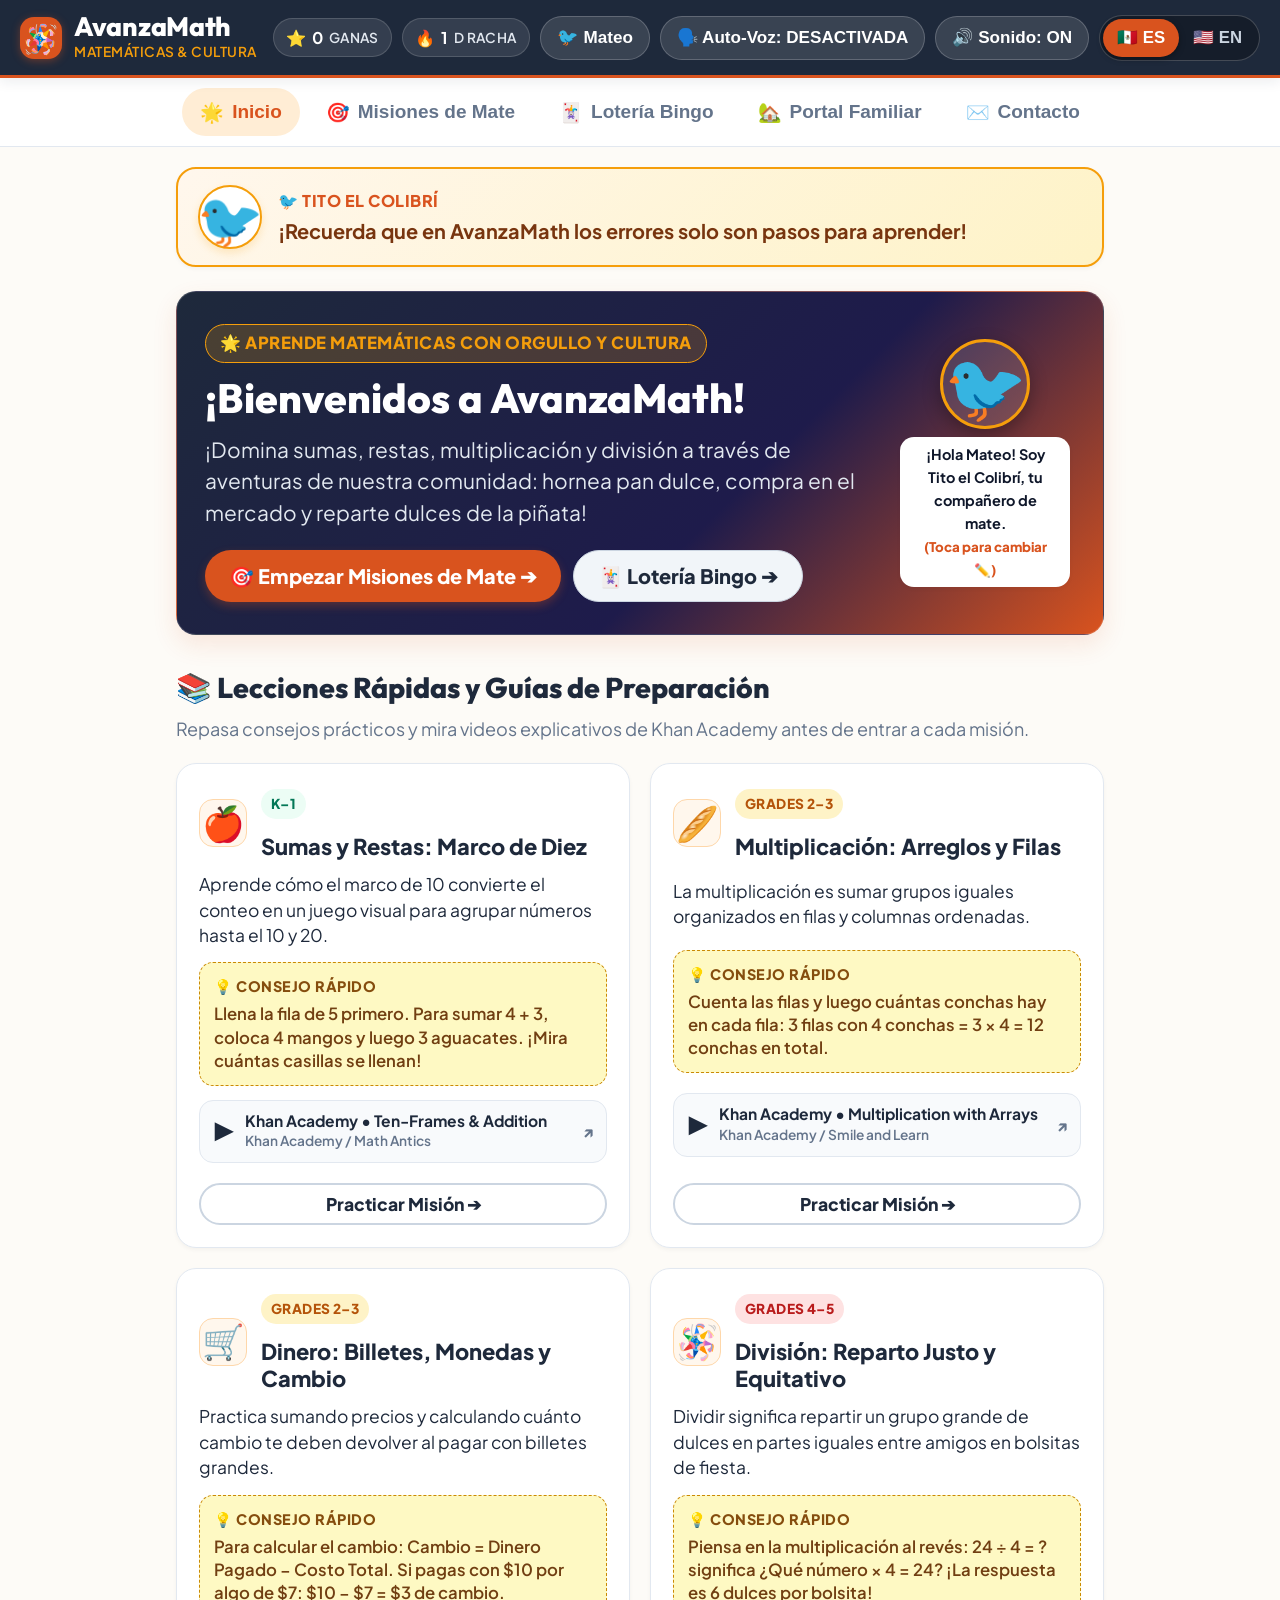
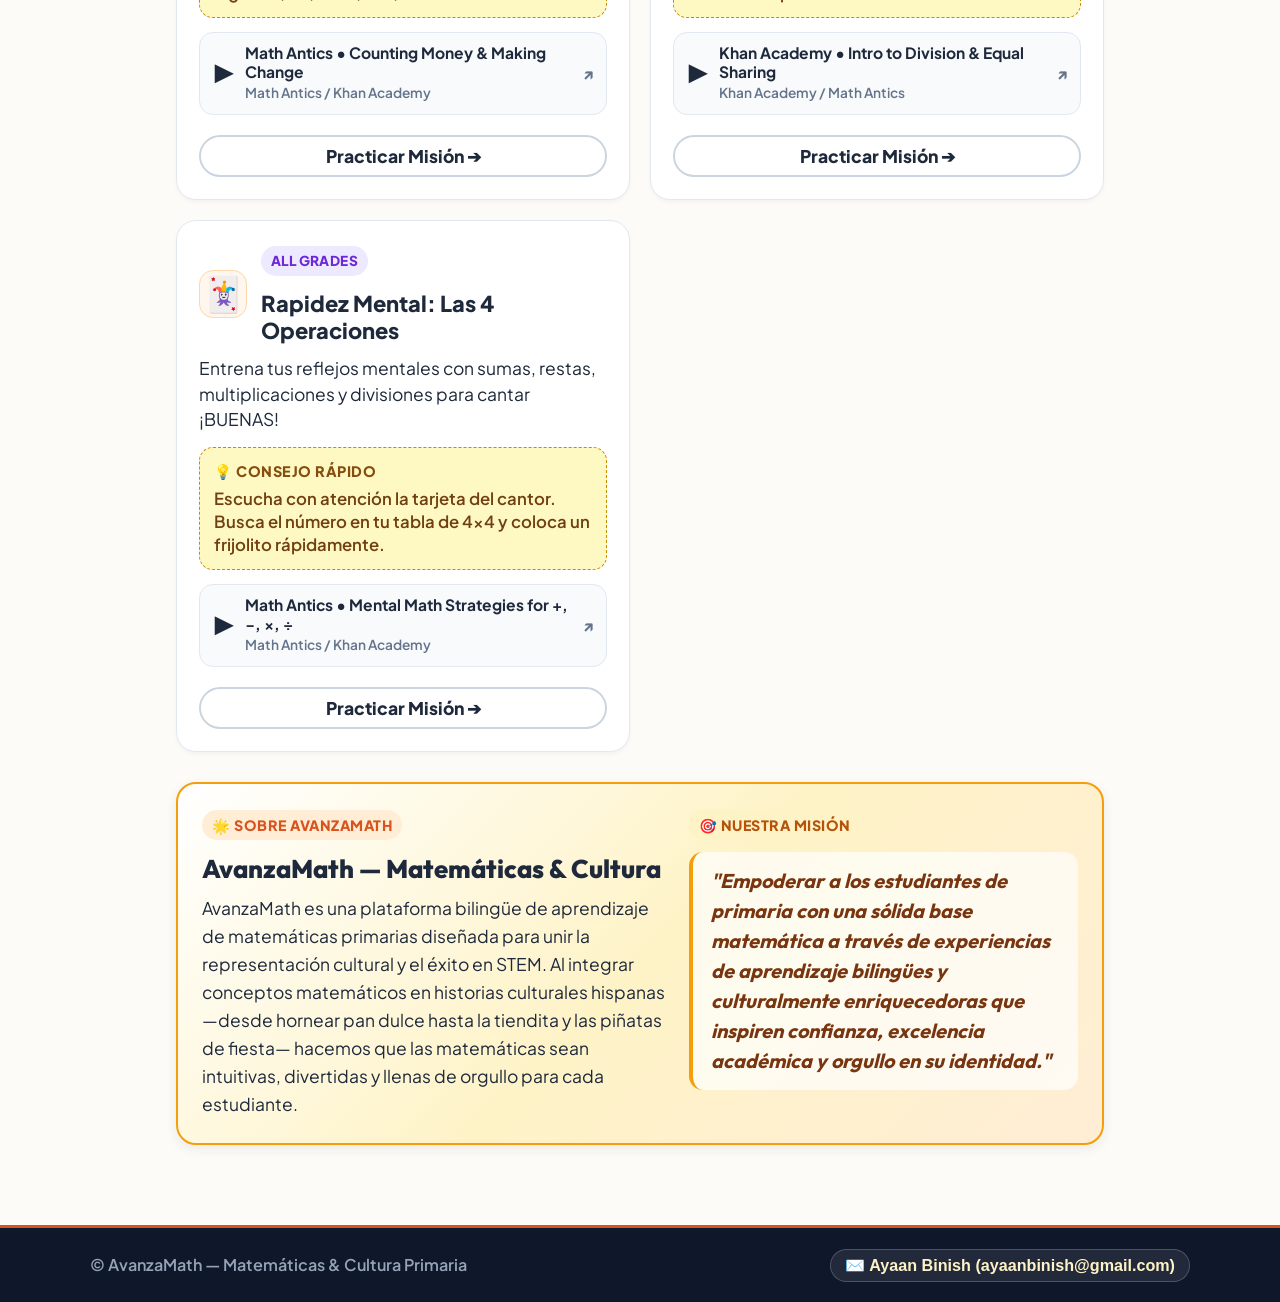
<file: index.html>
<!DOCTYPE html>
<html lang="es">
<head>
  <meta charset="UTF-8">
  <meta name="viewport" content="width=device-width, initial-scale=1.0, maximum-scale=1.0, user-scalable=no">
  <title>AvanzaMath — Hispanic Cultural Elementary Math Platform</title>
  <meta name="description" content="Bilingual elementary math learning platform rooted in Hispanic culture. Master addition, subtraction, multiplication, and division with pan dulce, mercados, and piñatas.">
  <meta name="theme-color" content="#D9531E">
  
  <!-- PWA & Mobile Web App Meta -->
  <link rel="manifest" href="manifest.json">
  <link rel="icon" type="image/svg+xml" href="icons/icon.svg">
  <link rel="apple-touch-icon" href="icons/icon.svg">
  <meta name="apple-mobile-web-app-capable" content="yes">
  <meta name="apple-mobile-web-app-status-bar-style" content="black-translucent">
  <meta name="apple-mobile-web-app-title" content="AvanzaMath">

  <!-- Google Fonts -->
  <link rel="preconnect" href="https://fonts.googleapis.com">
  <link rel="preconnect" href="https://fonts.gstatic.com" crossorigin>
  <link href="https://fonts.googleapis.com/css2?family=Outfit:wght@600;700;800;900&family=Plus+Jakarta+Sans:wght@400;500;600;700;800&display=swap" rel="stylesheet">

  <!-- Stylesheet -->
  <link rel="stylesheet" href="css/styles.css?v=1.3.2">
</head>
<body>

  <!-- App Header -->
  <header class="app-header" role="banner">
    <div class="brand-section" onclick="App.navigateTo('welcome')" role="button" tabindex="0" aria-label="AvanzaMath Home">
      <div class="brand-icon">🪅</div>
      <div class="brand-text">
        <h1>AvanzaMath</h1>
        <p>Matemáticas & Cultura</p>
      </div>
    </div>

    <div class="header-controls">
      <!-- Back to Menu Button -->
      <button class="header-btn hidden" id="btn-back-menu" aria-label="Volver al menú">
        <span>← Menú</span>
      </button>

      <!-- Points / Ganas Badge -->
      <div class="header-badge" id="badge-points" title="Estrellas Ganas">
        <span>⭐</span>
        <span id="header-points">0</span>
        <span id="header-points-text" class="header-badge-label">Ganas</span>
      </div>

      <!-- Daily Streak Badge -->
      <div class="header-badge" id="badge-streak" title="Días Consecutivos de Práctica">
        <span>🔥</span>
        <span id="header-streak">1</span>
        <span id="header-streak-text" class="header-badge-label">d racha</span>
      </div>

      <!-- Student Profile Chip Button -->
      <button class="header-btn header-profile-chip" id="btn-open-profile" title="Pasaporte del Estudiante" onclick="ProfileModal.open()">
        <span id="header-profile-avatar">🐦</span>
        <span id="header-profile-name">Mateo</span>
      </button>

      <!-- Auto Read-Aloud Toggle -->
      <button class="header-btn" id="btn-toggle-autoread" title="Voz Automática / Auto Read-Aloud">
        🗣️ Auto: OFF
      </button>

      <!-- Sound Toggle with Clear Text -->
      <button class="header-btn" id="btn-toggle-sound" title="Efectos de Sonido">
        🔊 FX: ON
      </button>

      <!-- Bilingual Segmented Language Switcher -->
      <div class="lang-segmented-switch" id="lang-switch-group" role="radiogroup" aria-label="Selector de Idioma">
        <button class="lang-segment-btn active" id="lang-btn-es" data-lang="es" title="Cambiar a Español">
          🇲🇽 ES
        </button>
        <button class="lang-segment-btn" id="lang-btn-en" data-lang="en" title="Switch to English">
          🇺🇸 EN
        </button>
      </div>
    </div>
  </header>

  <!-- Navigation Bar -->
  <nav class="app-nav" role="navigation" aria-label="Main Navigation">
    <button class="nav-tab-btn active" data-view="welcome" id="tab-btn-welcome">
      <span>🌟</span> <span id="tab-label-welcome">Inicio</span>
    </button>
    <button class="nav-tab-btn" data-view="quests" id="tab-btn-quests">
      <span>🎯</span> <span id="tab-label-modules">Misiones de Mate</span>
    </button>
    <button class="nav-tab-btn" data-view="loteria" id="tab-btn-loteria">
      <span>🃏</span> <span id="tab-label-loteria">Lotería Bingo</span>
    </button>
    <button class="nav-tab-btn" data-view="family" id="tab-btn-family">
      <span>🏡</span> <span id="tab-label-family">Portal Familiar</span>
    </button>
    <button class="nav-tab-btn" data-view="contact" id="tab-btn-contact">
      <span>✉️</span> <span id="tab-label-contact">Contacto</span>
    </button>
  </nav>

  <!-- Main Container -->
  <main class="main-container" role="main">

    <!-- Mascot Speech Banner -->
    <section class="mascot-banner animate-fade-in" aria-label="Mascot Greeting">
      <div class="mascot-avatar">🐦</div>
      <div class="mascot-speech">
        <div class="mascot-name">Tito el Colibrí</div>
        <div class="mascot-text" id="mascot-speech-text">
          ¡Hola amiguito! ¿Listo para hornear pan dulce y ganar estrellas de Ganas?
        </div>
      </div>
    </section>

    <!-- 0. Dedicated Welcome & Lesson Guide View (Default Home) -->
    <section id="welcome-view" class="animate-fade-in">
      <!-- Rendered dynamically by WelcomeModule.render() -->
    </section>

    <!-- 1. Math Quests Hub View: Module Grid -->
    <section id="home-hub-view" class="animate-fade-in hidden">
      <div class="modules-grid" id="modules-grid">
        <!-- Module cards populated dynamically by App.renderQuestsHub() -->
      </div>
    </section>

    <!-- 2. Active Quest Workspace View -->
    <section id="module-workspace-view" class="hidden">
      <div id="module-workspace">
        <!-- Interactive Quest component injected here -->
      </div>
    </section>

    <!-- 3. Contact Us View -->
    <section id="contact-view" class="animate-fade-in hidden">
      <!-- Rendered dynamically by ContactModule.render() -->
    </section>

  </main>

  <!-- App Footer -->
  <footer class="app-footer" role="contentinfo">
    <div class="footer-container">
      <p>© AvanzaMath — Matemáticas & Cultura Primaria</p>
      <div class="footer-links">
        <button class="footer-contact-link" onclick="App.navigateTo('contact')" title="Contáctanos / Contact Us">
          ✉️ Ayaan Binish (ayaanbinish@gmail.com)
        </button>
      </div>
    </div>
  </footer>

  <!-- Scripts Loading -->
  <script src="js/i18n.js?v=1.3.2"></script>
  <script src="js/audio.js?v=1.3.2"></script>
  <script src="js/state.js?v=1.3.2"></script>
  <script src="js/modules/profileModal.js?v=1.3.2"></script>
  <script src="js/modules/welcome.js?v=1.3.2"></script>
  <script src="js/modules/fruitStand.js?v=1.3.2"></script>
  <script src="js/modules/panaderia.js?v=1.3.2"></script>
  <script src="js/modules/mercado.js?v=1.3.2"></script>
  <script src="js/modules/pinata.js?v=1.3.2"></script>
  <script src="js/modules/loteria.js?v=1.3.2"></script>
  <script src="js/modules/familyPortal.js?v=1.3.2"></script>
  <script src="js/modules/contact.js?v=1.3.2"></script>
  <script src="js/app.js?v=1.3.2"></script>

</body>
</html>
</file>
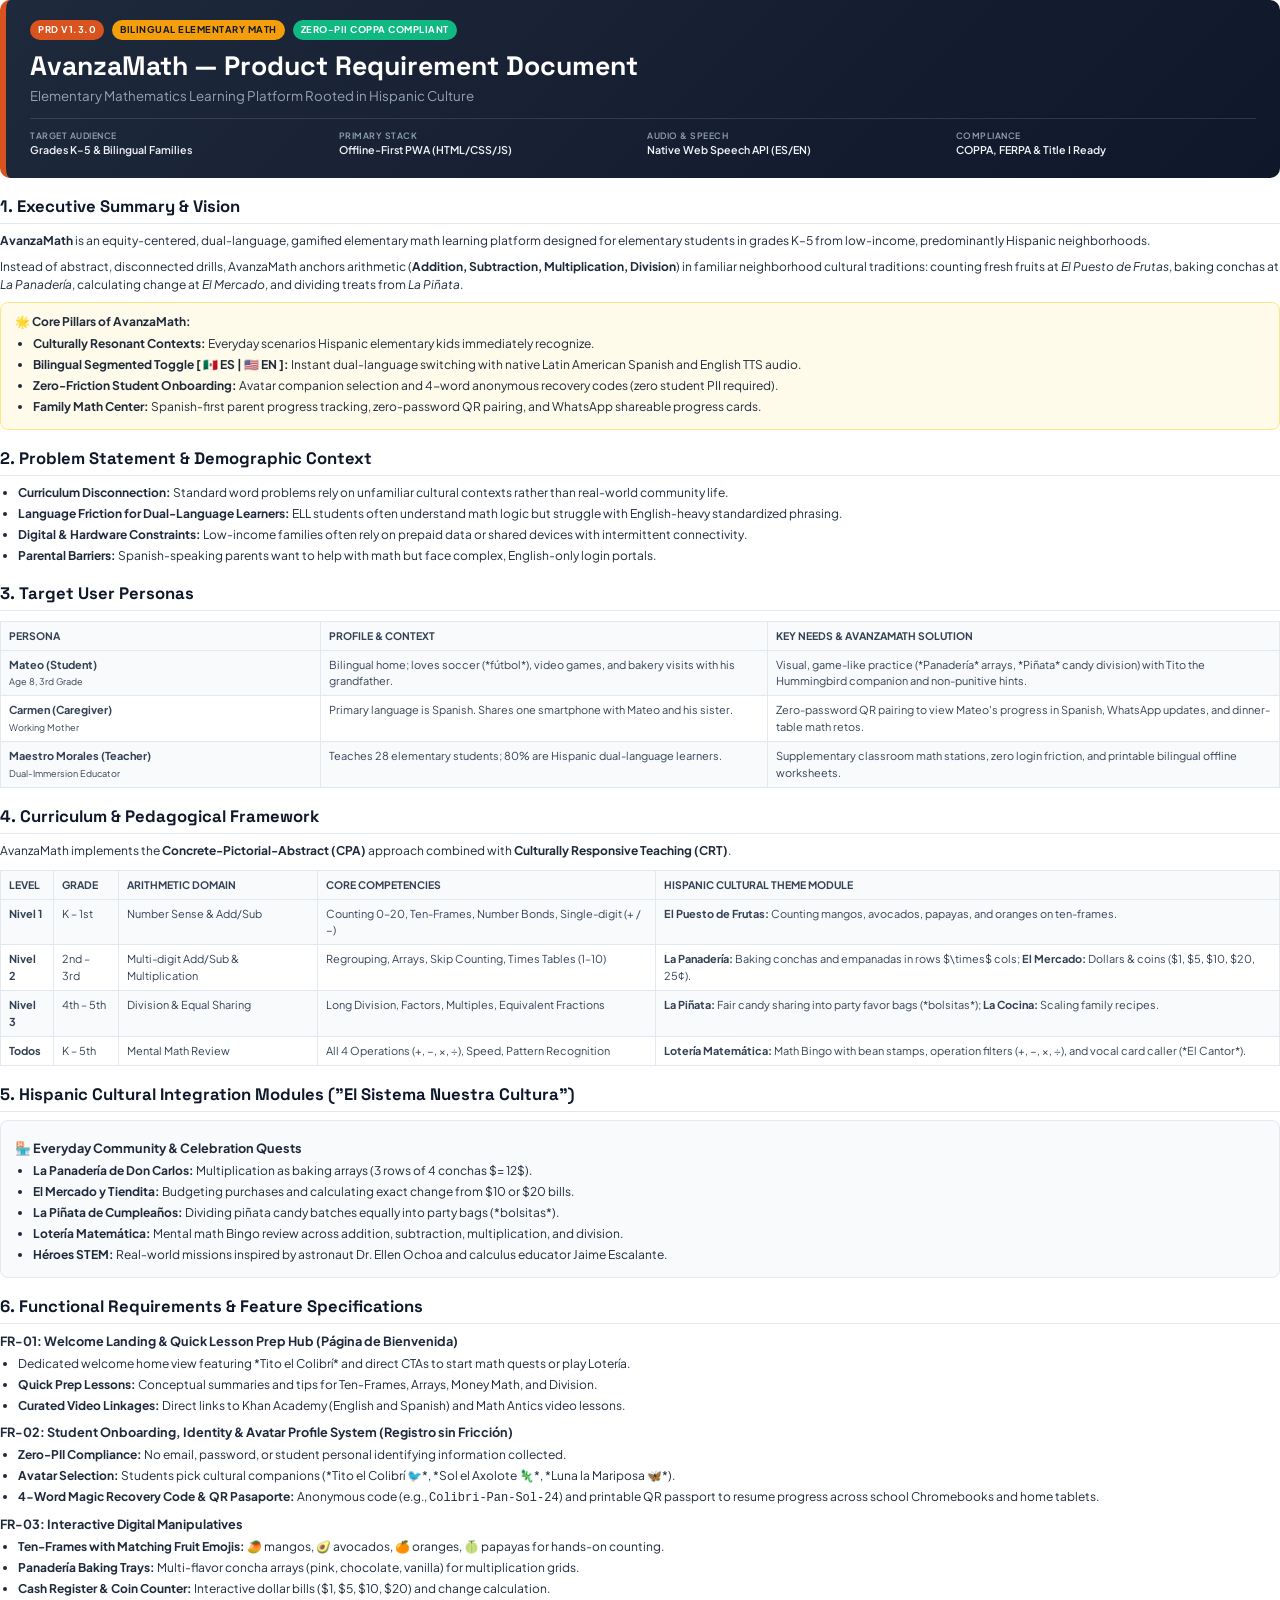
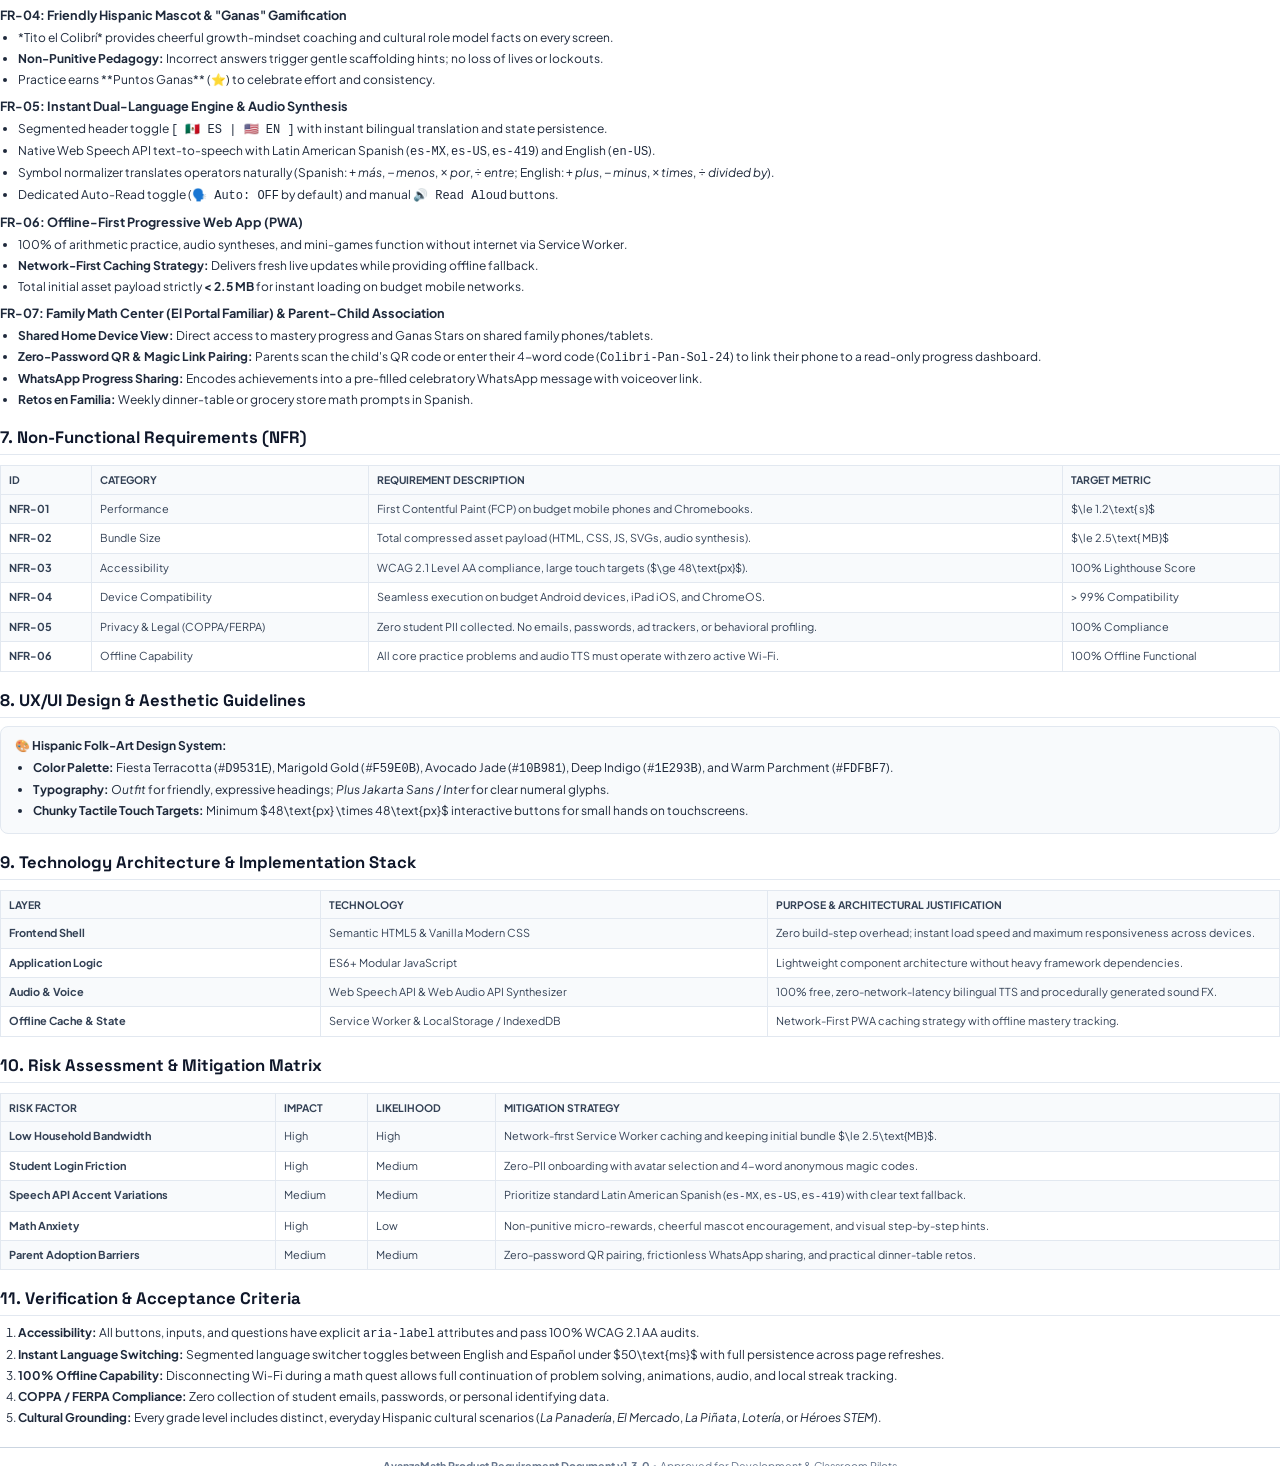
<file: prd_pdf_template.html>
<!DOCTYPE html>
<html lang="en">
<head>
  <meta charset="UTF-8">
  <title>AvanzaMath - Product Requirement Document (PRD)</title>
  <style>
    @import url('https://fonts.googleapis.com/css2?family=Plus+Jakarta+Sans:wght@400;500;600;700;800&family=Space+Grotesk:wght@600;700&family=JetBrains+Mono:wght@400;500&display=swap');

    @page {
      size: letter;
      margin: 14mm 12mm 14mm 12mm;
      @bottom-right {
        content: counter(page);
        font-family: 'Plus Jakarta Sans', sans-serif;
        font-size: 8pt;
        color: #64748B;
      }
    }

    * {
      box-sizing: border-box;
      margin: 0;
      padding: 0;
    }

    body {
      font-family: 'Plus Jakarta Sans', -apple-system, BlinkMacSystemFont, "Segoe UI", Roboto, sans-serif;
      color: #1E293B;
      background-color: #FFFFFF;
      line-height: 1.5;
      font-size: 9pt;
      -webkit-print-color-adjust: exact;
      print-color-adjust: exact;
    }

    /* Cover / Header Banner */
    .header-banner {
      background: linear-gradient(135deg, #1E293B 0%, #0F172A 100%);
      color: #FFFFFF;
      padding: 20px 24px;
      border-radius: 10px;
      margin-bottom: 16px;
      border-left: 6px solid #D9531E;
      position: relative;
    }

    .header-badges {
      display: flex;
      gap: 8px;
      margin-bottom: 10px;
    }

    .badge {
      display: inline-block;
      padding: 3px 8px;
      border-radius: 9999px;
      font-size: 7pt;
      font-weight: 700;
      text-transform: uppercase;
      letter-spacing: 0.5px;
    }

    .badge-primary { background: #D9531E; color: #FFFFFF; }
    .badge-gold { background: #F59E0B; color: #0F172A; }
    .badge-jade { background: #10B981; color: #FFFFFF; }

    .header-title {
      font-family: 'Space Grotesk', sans-serif;
      font-size: 20pt;
      font-weight: 700;
      line-height: 1.2;
      color: #FFFFFF;
      margin-bottom: 4px;
    }

    .header-subtitle {
      font-size: 10pt;
      color: #94A3B8;
      font-weight: 400;
      margin-bottom: 12px;
    }

    .meta-grid {
      display: grid;
      grid-template-columns: repeat(4, 1fr);
      gap: 8px;
      padding-top: 10px;
      border-top: 1px solid rgba(255, 255, 255, 0.12);
    }

    .meta-item { display: flex; flex-direction: column; }
    .meta-label { font-size: 6.5pt; text-transform: uppercase; letter-spacing: 0.5px; color: #94A3B8; font-weight: 600; }
    .meta-val { font-size: 8pt; color: #F1F5F9; font-weight: 600; }

    h2 {
      font-family: 'Space Grotesk', sans-serif;
      font-size: 12.5pt;
      font-weight: 700;
      color: #0F172A;
      margin-top: 16px;
      margin-bottom: 8px;
      padding-bottom: 4px;
      border-bottom: 1.5px solid #E2E8F0;
      display: flex;
      align-items: center;
      gap: 6px;
    }

    h3 {
      font-size: 10.5pt;
      font-weight: 700;
      color: #D9531E;
      margin-top: 12px;
      margin-bottom: 6px;
    }

    h4 {
      font-size: 9.5pt;
      font-weight: 700;
      color: #1E293B;
      margin-top: 8px;
      margin-bottom: 4px;
    }

    p { margin-bottom: 8px; }
    ul, ol { margin-left: 18px; margin-bottom: 8px; }
    li { margin-bottom: 3px; }

    /* Tables */
    table {
      width: 100%;
      border-collapse: collapse;
      margin: 10px 0;
      font-size: 8.2pt;
    }

    th {
      background: #F8FAFC;
      color: #334155;
      font-weight: 700;
      text-align: left;
      padding: 6px 8px;
      border: 1px solid #E2E8F0;
      font-size: 7.8pt;
      text-transform: uppercase;
    }

    td {
      padding: 6px 8px;
      border: 1px solid #E2E8F0;
      color: #334155;
      vertical-align: top;
    }

    tr:nth-child(even) { background-color: #F8FAFC; }

    .card-box {
      background: #F8FAFC;
      border-radius: 8px;
      border: 1px solid #E2E8F0;
      padding: 10px 14px;
      margin-bottom: 10px;
    }

    .card-gold {
      background: #FFFBEB;
      border-color: #FDE68A;
    }

    .page-break {
      page-break-before: always;
      break-before: page;
    }
  </style>
</head>
<body>

  <!-- PAGE 1 -->
  <div class="header-banner">
    <div class="header-badges">
      <span class="badge badge-primary">PRD v1.3.0</span>
      <span class="badge badge-gold">Bilingual Elementary Math</span>
      <span class="badge badge-jade">Zero-PII COPPA Compliant</span>
    </div>
    <div class="header-title">AvanzaMath — Product Requirement Document</div>
    <div class="header-subtitle">Elementary Mathematics Learning Platform Rooted in Hispanic Culture</div>
    <div class="meta-grid">
      <div class="meta-item">
        <span class="meta-label">Target Audience</span>
        <span class="meta-val">Grades K–5 & Bilingual Families</span>
      </div>
      <div class="meta-item">
        <span class="meta-label">Primary Stack</span>
        <span class="meta-val">Offline-First PWA (HTML/CSS/JS)</span>
      </div>
      <div class="meta-item">
        <span class="meta-label">Audio & Speech</span>
        <span class="meta-val">Native Web Speech API (ES/EN)</span>
      </div>
      <div class="meta-item">
        <span class="meta-label">Compliance</span>
        <span class="meta-val">COPPA, FERPA & Title I Ready</span>
      </div>
    </div>
  </div>

  <h2>1. Executive Summary & Vision</h2>
  <p><strong>AvanzaMath</strong> is an equity-centered, dual-language, gamified elementary math learning platform designed for elementary students in grades K–5 from low-income, predominantly Hispanic neighborhoods.</p>
  <p>Instead of abstract, disconnected drills, AvanzaMath anchors arithmetic (<strong>Addition, Subtraction, Multiplication, Division</strong>) in familiar neighborhood cultural traditions: counting fresh fruits at <em>El Puesto de Frutas</em>, baking conchas at <em>La Panadería</em>, calculating change at <em>El Mercado</em>, and dividing treats from <em>La Piñata</em>.</p>

  <div class="card-box card-gold">
    <strong>🌟 Core Pillars of AvanzaMath:</strong>
    <ul style="margin-top: 4px; margin-bottom: 0;">
      <li><strong>Culturally Resonant Contexts:</strong> Everyday scenarios Hispanic elementary kids immediately recognize.</li>
      <li><strong>Bilingual Segmented Toggle [ 🇲🇽 ES | 🇺🇸 EN ]:</strong> Instant dual-language switching with native Latin American Spanish and English TTS audio.</li>
      <li><strong>Zero-Friction Student Onboarding:</strong> Avatar companion selection and 4-word anonymous recovery codes (zero student PII required).</li>
      <li><strong>Family Math Center:</strong> Spanish-first parent progress tracking, zero-password QR pairing, and WhatsApp shareable progress cards.</li>
    </ul>
  </div>

  <h2>2. Problem Statement & Demographic Context</h2>
  <ul>
    <li><strong>Curriculum Disconnection:</strong> Standard word problems rely on unfamiliar cultural contexts rather than real-world community life.</li>
    <li><strong>Language Friction for Dual-Language Learners:</strong> ELL students often understand math logic but struggle with English-heavy standardized phrasing.</li>
    <li><strong>Digital & Hardware Constraints:</strong> Low-income families often rely on prepaid data or shared devices with intermittent connectivity.</li>
    <li><strong>Parental Barriers:</strong> Spanish-speaking parents want to help with math but face complex, English-only login portals.</li>
  </ul>

  <h2>3. Target User Personas</h2>
  <table>
    <tr>
      <th style="width: 25%;">Persona</th>
      <th style="width: 35%;">Profile & Context</th>
      <th style="width: 40%;">Key Needs & AvanzaMath Solution</th>
    </tr>
    <tr>
      <td><strong>Mateo (Student)</strong><br><small>Age 8, 3rd Grade</small></td>
      <td>Bilingual home; loves soccer (*fútbol*), video games, and bakery visits with his grandfather.</td>
      <td>Visual, game-like practice (*Panadería* arrays, *Piñata* candy division) with Tito the Hummingbird companion and non-punitive hints.</td>
    </tr>
    <tr>
      <td><strong>Carmen (Caregiver)</strong><br><small>Working Mother</small></td>
      <td>Primary language is Spanish. Shares one smartphone with Mateo and his sister.</td>
      <td>Zero-password QR pairing to view Mateo's progress in Spanish, WhatsApp updates, and dinner-table math retos.</td>
    </tr>
    <tr>
      <td><strong>Maestro Morales (Teacher)</strong><br><small>Dual-Immersion Educator</small></td>
      <td>Teaches 28 elementary students; 80% are Hispanic dual-language learners.</td>
      <td>Supplementary classroom math stations, zero login friction, and printable bilingual offline worksheets.</td>
    </tr>
  </table>

  <!-- PAGE 2 -->
  <div class="page-break"></div>

  <h2>4. Curriculum & Pedagogical Framework</h2>
  <p>AvanzaMath implements the <strong>Concrete-Pictorial-Abstract (CPA)</strong> approach combined with <strong>Culturally Responsive Teaching (CRT)</strong>.</p>

  <table>
    <tr>
      <th>Level</th>
      <th>Grade</th>
      <th>Arithmetic Domain</th>
      <th>Core Competencies</th>
      <th>Hispanic Cultural Theme Module</th>
    </tr>
    <tr>
      <td><strong>Nivel 1</strong></td>
      <td>K – 1st</td>
      <td>Number Sense & Add/Sub</td>
      <td>Counting 0–20, Ten-Frames, Number Bonds, Single-digit (+ / −)</td>
      <td><strong>El Puesto de Frutas:</strong> Counting mangos, avocados, papayas, and oranges on ten-frames.</td>
    </tr>
    <tr>
      <td><strong>Nivel 2</strong></td>
      <td>2nd – 3rd</td>
      <td>Multi-digit Add/Sub & Multiplication</td>
      <td>Regrouping, Arrays, Skip Counting, Times Tables (1–10)</td>
      <td><strong>La Panadería:</strong> Baking conchas and empanadas in rows $\times$ cols; <strong>El Mercado:</strong> Dollars & coins ($1, $5, $10, $20, 25¢).</td>
    </tr>
    <tr>
      <td><strong>Nivel 3</strong></td>
      <td>4th – 5th</td>
      <td>Division & Equal Sharing</td>
      <td>Long Division, Factors, Multiples, Equivalent Fractions</td>
      <td><strong>La Piñata:</strong> Fair candy sharing into party favor bags (*bolsitas*); <strong>La Cocina:</strong> Scaling family recipes.</td>
    </tr>
    <tr>
      <td><strong>Todos</strong></td>
      <td>K – 5th</td>
      <td>Mental Math Review</td>
      <td>All 4 Operations (+, −, ×, ÷), Speed, Pattern Recognition</td>
      <td><strong>Lotería Matemática:</strong> Math Bingo with bean stamps, operation filters (+, −, ×, ÷), and vocal card caller (*El Cantor*).</td>
    </tr>
  </table>

  <h2>5. Hispanic Cultural Integration Modules ("El Sistema Nuestra Cultura")</h2>
  <div class="card-box">
    <h4>🏪 Everyday Community & Celebration Quests</h4>
    <ul style="margin-bottom: 0;">
      <li><strong>La Panadería de Don Carlos:</strong> Multiplication as baking arrays (3 rows of 4 conchas $= 12$).</li>
      <li><strong>El Mercado y Tiendita:</strong> Budgeting purchases and calculating exact change from $10 or $20 bills.</li>
      <li><strong>La Piñata de Cumpleaños:</strong> Dividing piñata candy batches equally into party bags (*bolsitas*).</li>
      <li><strong>Lotería Matemática:</strong> Mental math Bingo review across addition, subtraction, multiplication, and division.</li>
      <li><strong>Héroes STEM:</strong> Real-world missions inspired by astronaut Dr. Ellen Ochoa and calculus educator Jaime Escalante.</li>
    </ul>
  </div>

  <h2>6. Functional Requirements & Feature Specifications</h2>
  
  <h4>FR-01: Welcome Landing & Quick Lesson Prep Hub (Página de Bienvenida)</h4>
  <ul>
    <li>Dedicated welcome home view featuring *Tito el Colibrí* and direct CTAs to start math quests or play Lotería.</li>
    <li><strong>Quick Prep Lessons:</strong> Conceptual summaries and tips for Ten-Frames, Arrays, Money Math, and Division.</li>
    <li><strong>Curated Video Linkages:</strong> Direct links to Khan Academy (English and Spanish) and Math Antics video lessons.</li>
  </ul>

  <h4>FR-02: Student Onboarding, Identity & Avatar Profile System (Registro sin Fricción)</h4>
  <ul>
    <li><strong>Zero-PII Compliance:</strong> No email, password, or student personal identifying information collected.</li>
    <li><strong>Avatar Selection:</strong> Students pick cultural companions (*Tito el Colibrí 🐦*, *Sol el Axolote 🦎*, *Luna la Mariposa 🦋*).</li>
    <li><strong>4-Word Magic Recovery Code & QR Pasaporte:</strong> Anonymous code (e.g., <code>Colibri-Pan-Sol-24</code>) and printable QR passport to resume progress across school Chromebooks and home tablets.</li>
  </ul>

  <h4>FR-03: Interactive Digital Manipulatives</h4>
  <ul>
    <li><strong>Ten-Frames with Matching Fruit Emojis:</strong> 🥭 mangos, 🥑 avocados, 🍊 oranges, 🍈 papayas for hands-on counting.</li>
    <li><strong>Panadería Baking Trays:</strong> Multi-flavor concha arrays (pink, chocolate, vanilla) for multiplication grids.</li>
    <li><strong>Cash Register & Coin Counter:</strong> Interactive dollar bills ($1, $5, $10, $20) and change calculation.</li>
  </ul>

  <!-- PAGE 3 -->
  <div class="page-break"></div>

  <h4>FR-04: Friendly Hispanic Mascot & "Ganas" Gamification</h4>
  <ul>
    <li>*Tito el Colibrí* provides cheerful growth-mindset coaching and cultural role model facts on every screen.</li>
    <li><strong>Non-Punitive Pedagogy:</strong> Incorrect answers trigger gentle scaffolding hints; no loss of lives or lockouts.</li>
    <li>Practice earns **Puntos Ganas** (⭐) to celebrate effort and consistency.</li>
  </ul>

  <h4>FR-05: Instant Dual-Language Engine & Audio Synthesis</h4>
  <ul>
    <li>Segmented header toggle <code>[ 🇲🇽 ES | 🇺🇸 EN ]</code> with instant bilingual translation and state persistence.</li>
    <li>Native Web Speech API text-to-speech with Latin American Spanish (<code>es-MX</code>, <code>es-US</code>, <code>es-419</code>) and English (<code>en-US</code>).</li>
    <li>Symbol normalizer translates operators naturally (Spanish: <code>+</code> <em>más</em>, <code>−</code> <em>menos</em>, <code>×</code> <em>por</em>, <code>÷</code> <em>entre</em>; English: <code>+</code> <em>plus</em>, <code>−</code> <em>minus</em>, <code>×</code> <em>times</em>, <code>÷</code> <em>divided by</em>).</li>
    <li>Dedicated Auto-Read toggle (<code>🗣️ Auto: OFF</code> by default) and manual <code>🔊 Read Aloud</code> buttons.</li>
  </ul>

  <h4>FR-06: Offline-First Progressive Web App (PWA)</h4>
  <ul>
    <li>100% of arithmetic practice, audio syntheses, and mini-games function without internet via Service Worker.</li>
    <li><strong>Network-First Caching Strategy:</strong> Delivers fresh live updates while providing offline fallback.</li>
    <li>Total initial asset payload strictly <strong>&lt; 2.5 MB</strong> for instant loading on budget mobile networks.</li>
  </ul>

  <h4>FR-07: Family Math Center (El Portal Familiar) & Parent-Child Association</h4>
  <ul>
    <li><strong>Shared Home Device View:</strong> Direct access to mastery progress and Ganas Stars on shared family phones/tablets.</li>
    <li><strong>Zero-Password QR & Magic Link Pairing:</strong> Parents scan the child's QR code or enter their 4-word code (<code>Colibri-Pan-Sol-24</code>) to link their phone to a read-only progress dashboard.</li>
    <li><strong>WhatsApp Progress Sharing:</strong> Encodes achievements into a pre-filled celebratory WhatsApp message with voiceover link.</li>
    <li><strong>Retos en Familia:</strong> Weekly dinner-table or grocery store math prompts in Spanish.</li>
  </ul>

  <h2>7. Non-Functional Requirements (NFR)</h2>
  <table>
    <tr>
      <th>ID</th>
      <th>Category</th>
      <th>Requirement Description</th>
      <th>Target Metric</th>
    </tr>
    <tr>
      <td><strong>NFR-01</strong></td>
      <td>Performance</td>
      <td>First Contentful Paint (FCP) on budget mobile phones and Chromebooks.</td>
      <td>$\le 1.2\text{ s}$</td>
    </tr>
    <tr>
      <td><strong>NFR-02</strong></td>
      <td>Bundle Size</td>
      <td>Total compressed asset payload (HTML, CSS, JS, SVGs, audio synthesis).</td>
      <td>$\le 2.5\text{ MB}$</td>
    </tr>
    <tr>
      <td><strong>NFR-03</strong></td>
      <td>Accessibility</td>
      <td>WCAG 2.1 Level AA compliance, large touch targets ($\ge 48\text{px}$).</td>
      <td>100% Lighthouse Score</td>
    </tr>
    <tr>
      <td><strong>NFR-04</strong></td>
      <td>Device Compatibility</td>
      <td>Seamless execution on budget Android devices, iPad iOS, and ChromeOS.</td>
      <td>&gt; 99% Compatibility</td>
    </tr>
    <tr>
      <td><strong>NFR-05</strong></td>
      <td>Privacy & Legal (COPPA/FERPA)</td>
      <td>Zero student PII collected. No emails, passwords, ad trackers, or behavioral profiling.</td>
      <td>100% Compliance</td>
    </tr>
    <tr>
      <td><strong>NFR-06</strong></td>
      <td>Offline Capability</td>
      <td>All core practice problems and audio TTS must operate with zero active Wi-Fi.</td>
      <td>100% Offline Functional</td>
    </tr>
  </table>

  <!-- PAGE 4 -->
  <div class="page-break"></div>

  <h2>8. UX/UI Design & Aesthetic Guidelines</h2>
  <div class="card-box">
    <strong>🎨 Hispanic Folk-Art Design System:</strong>
    <ul style="margin-top: 4px; margin-bottom: 0;">
      <li><strong>Color Palette:</strong> Fiesta Terracotta (<code>#D9531E</code>), Marigold Gold (<code>#F59E0B</code>), Avocado Jade (<code>#10B981</code>), Deep Indigo (<code>#1E293B</code>), and Warm Parchment (<code>#FDFBF7</code>).</li>
      <li><strong>Typography:</strong> <em>Outfit</em> for friendly, expressive headings; <em>Plus Jakarta Sans</em> / <em>Inter</em> for clear numeral glyphs.</li>
      <li><strong>Chunky Tactile Touch Targets:</strong> Minimum $48\text{px} \times 48\text{px}$ interactive buttons for small hands on touchscreens.</li>
    </ul>
  </div>

  <h2>9. Technology Architecture & Implementation Stack</h2>
  <table>
    <tr>
      <th style="width: 25%;">Layer</th>
      <th style="width: 35%;">Technology</th>
      <th style="width: 40%;">Purpose & Architectural Justification</th>
    </tr>
    <tr>
      <td><strong>Frontend Shell</strong></td>
      <td>Semantic HTML5 & Vanilla Modern CSS</td>
      <td>Zero build-step overhead; instant load speed and maximum responsiveness across devices.</td>
    </tr>
    <tr>
      <td><strong>Application Logic</strong></td>
      <td>ES6+ Modular JavaScript</td>
      <td>Lightweight component architecture without heavy framework dependencies.</td>
    </tr>
    <tr>
      <td><strong>Audio & Voice</strong></td>
      <td>Web Speech API & Web Audio API Synthesizer</td>
      <td>100% free, zero-network-latency bilingual TTS and procedurally generated sound FX.</td>
    </tr>
    <tr>
      <td><strong>Offline Cache & State</strong></td>
      <td>Service Worker & LocalStorage / IndexedDB</td>
      <td>Network-First PWA caching strategy with offline mastery tracking.</td>
    </tr>
  </table>

  <h2>10. Risk Assessment & Mitigation Matrix</h2>
  <table>
    <tr>
      <th>Risk Factor</th>
      <th>Impact</th>
      <th>Likelihood</th>
      <th>Mitigation Strategy</th>
    </tr>
    <tr>
      <td><strong>Low Household Bandwidth</strong></td>
      <td>High</td>
      <td>High</td>
      <td>Network-first Service Worker caching and keeping initial bundle $\le 2.5\text{MB}$.</td>
    </tr>
    <tr>
      <td><strong>Student Login Friction</strong></td>
      <td>High</td>
      <td>Medium</td>
      <td>Zero-PII onboarding with avatar selection and 4-word anonymous magic codes.</td>
    </tr>
    <tr>
      <td><strong>Speech API Accent Variations</strong></td>
      <td>Medium</td>
      <td>Medium</td>
      <td>Prioritize standard Latin American Spanish (<code>es-MX</code>, <code>es-US</code>, <code>es-419</code>) with clear text fallback.</td>
    </tr>
    <tr>
      <td><strong>Math Anxiety</strong></td>
      <td>High</td>
      <td>Low</td>
      <td>Non-punitive micro-rewards, cheerful mascot encouragement, and visual step-by-step hints.</td>
    </tr>
    <tr>
      <td><strong>Parent Adoption Barriers</strong></td>
      <td>Medium</td>
      <td>Medium</td>
      <td>Zero-password QR pairing, frictionless WhatsApp sharing, and practical dinner-table retos.</td>
    </tr>
  </table>

  <h2>11. Verification & Acceptance Criteria</h2>
  <ol>
    <li><strong>Accessibility:</strong> All buttons, inputs, and questions have explicit <code>aria-label</code> attributes and pass 100% WCAG 2.1 AA audits.</li>
    <li><strong>Instant Language Switching:</strong> Segmented language switcher toggles between English and Español under $50\text{ms}$ with full persistence across page refreshes.</li>
    <li><strong>100% Offline Capability:</strong> Disconnecting Wi-Fi during a math quest allows full continuation of problem solving, animations, audio, and local streak tracking.</li>
    <li><strong>COPPA / FERPA Compliance:</strong> Zero collection of student emails, passwords, or personal identifying data.</li>
    <li><strong>Cultural Grounding:</strong> Every grade level includes distinct, everyday Hispanic cultural scenarios (<em>La Panadería</em>, <em>El Mercado</em>, <em>La Piñata</em>, <em>Lotería</em>, or <em>Héroes STEM</em>).</li>
  </ol>

  <div style="margin-top: 20px; padding-top: 10px; border-top: 1px solid #CBD5E1; font-size: 8pt; color: #64748B; text-align: center;">
    <strong>AvanzaMath Product Requirement Document v1.3.0</strong> • Approved for Development & Classroom Pilots
  </div>

</body>
</html>
</file>
<file: css/styles.css>
/**
 * AvanzaMath - Core Design System & Styling
 * Vibrant Hispanic folk-art color palette, tactile UI, accessible typography.
 */

:root {
  --terracotta: #D9531E;
  --terracotta-hover: #B83F11;
  --terracotta-light: #FFEDD5;
  --marigold: #F59E0B;
  --marigold-light: #FEF3C7;
  --jade: #10B981;
  --jade-light: #D1FAE5;
  --indigo-dark: #1E293B;
  --indigo-deep: #0F172A;
  --bg-parchment: #FDFBF7;
  --card-bg: #FFFFFF;
  --border-light: #E2E8F0;
  --border-subtle: #CBD5E1;
  --text-main: #1E293B;
  --text-muted: #64748B;
  --shadow-sm: 0 2px 4px rgba(0, 0, 0, 0.04);
  --shadow-md: 0 4px 12px rgba(30, 41, 59, 0.08);
  --shadow-lg: 0 10px 25px rgba(217, 83, 30, 0.12);
  --radius-sm: 8px;
  --radius-md: 14px;
  --radius-lg: 20px;
  --radius-full: 9999px;
  --font-heading: 'Outfit', -apple-system, BlinkMacSystemFont, "Segoe UI", Roboto, sans-serif;
  --font-body: 'Plus Jakarta Sans', -apple-system, BlinkMacSystemFont, "Segoe UI", Roboto, sans-serif;
}

html {
  font-size: 118.75%; /* Base 19px for high legibility for elementary school students */
}

@media (max-width: 640px) {
  html {
    font-size: 106.25%; /* 17px on small screens to ensure comfortable layout without overflow */
  }
}

* {
  box-sizing: border-box;
  margin: 0;
  padding: 0;
  -webkit-tap-highlight-color: transparent;
}

body {
  font-family: var(--font-body);
  background-color: var(--bg-parchment);
  color: var(--text-main);
  line-height: 1.6;
  min-height: 100vh;
  display: flex;
  flex-direction: column;
}

/* App Header */
.app-header {
  background: var(--indigo-dark);
  color: #FFFFFF;
  padding: 12px 20px;
  display: flex;
  align-items: center;
  justify-content: space-between;
  box-shadow: var(--shadow-md);
  position: sticky;
  top: 0;
  z-index: 100;
  border-bottom: 3px solid var(--terracotta);
}

.brand-section {
  display: flex;
  align-items: center;
  gap: 12px;
  cursor: pointer;
}

.brand-icon {
  width: 42px;
  height: 42px;
  background: var(--terracotta);
  border-radius: var(--radius-md);
  display: flex;
  align-items: center;
  justify-content: center;
  font-size: 1.5rem;
  box-shadow: 0 2px 8px rgba(217, 83, 30, 0.4);
}

.brand-text h1 {
  font-family: var(--font-heading);
  font-size: 1.4rem;
  font-weight: 800;
  color: #FFFFFF;
  line-height: 1.1;
  letter-spacing: -0.3px;
}

.brand-text p {
  font-size: 0.72rem;
  color: var(--marigold);
  font-weight: 600;
  text-transform: uppercase;
  letter-spacing: 0.5px;
}

.header-controls {
  display: flex;
  align-items: center;
  gap: 10px;
}

.header-badge {
  background: rgba(255, 255, 255, 0.1);
  padding: 6px 12px;
  border-radius: var(--radius-full);
  font-size: 0.85rem;
  font-weight: 700;
  display: flex;
  align-items: center;
  gap: 6px;
  color: #FFFFFF;
  border: 1px solid rgba(255, 255, 255, 0.15);
}

.header-badge-label {
  font-size: 0.72rem;
  color: #E2E8F0;
  font-weight: 600;
  text-transform: uppercase;
  letter-spacing: 0.4px;
}

.header-profile-chip {
  background: rgba(255, 255, 255, 0.15);
  border: 1.5px solid var(--marigold);
  font-weight: 800;
  color: #FFFFFF;
}

.header-profile-chip:hover {
  background: var(--marigold);
  color: #0F172A;
}

.header-btn {
  background: rgba(255, 255, 255, 0.12);
  color: #FFFFFF;
  border: 1px solid rgba(255, 255, 255, 0.2);
  padding: 8px 16px;
  border-radius: var(--radius-full);
  font-size: 0.9rem;
  font-weight: 700;
  cursor: pointer;
  display: flex;
  align-items: center;
  gap: 6px;
  transition: all 0.2s ease;
  min-height: 44px;
}

.header-btn:hover {
  background: var(--terracotta);
  border-color: var(--terracotta);
}

.header-btn.active-toggle {
  background: var(--marigold);
  color: #0F172A;
  border-color: var(--marigold);
  font-weight: 800;
}

/* Bilingual Segmented Switch */
.lang-segmented-switch {
  display: inline-flex;
  background: rgba(0, 0, 0, 0.28);
  padding: 3px;
  border-radius: var(--radius-full);
  border: 1px solid rgba(255, 255, 255, 0.2);
}

.lang-segment-btn {
  background: transparent;
  color: #CBD5E1;
  border: none;
  padding: 6px 14px;
  border-radius: var(--radius-full);
  font-size: 0.88rem;
  font-weight: 700;
  cursor: pointer;
  transition: all 0.2s ease;
  min-height: 38px;
  display: flex;
  align-items: center;
  gap: 4px;
}

.lang-segment-btn:hover {
  color: #FFFFFF;
}

.lang-segment-btn.active {
  background: var(--terracotta);
  color: #FFFFFF;
  font-weight: 800;
  box-shadow: 0 2px 6px rgba(0, 0, 0, 0.35);
}

/* Navigation Tabs */
.app-nav {
  background: #FFFFFF;
  border-bottom: 1px solid var(--border-light);
  display: flex;
  justify-content: center;
  gap: 8px;
  padding: 10px 16px;
  flex-wrap: wrap;
}

.nav-tab-btn {
  background: transparent;
  border: none;
  padding: 10px 18px;
  border-radius: var(--radius-full);
  font-size: 1rem;
  font-weight: 800;
  color: var(--text-muted);
  cursor: pointer;
  transition: all 0.2s ease;
  display: flex;
  align-items: center;
  gap: 8px;
  min-height: 48px;
}

.nav-tab-btn:hover {
  background: var(--bg-parchment);
  color: var(--text-main);
}

.nav-tab-btn.active {
  background: var(--terracotta-light);
  color: var(--terracotta);
}

/* Main Container */
.main-container {
  max-width: 960px;
  margin: 0 auto;
  padding: 20px 16px 40px 16px;
  flex: 1;
  width: 100%;
}

/* Mascot Banner */
.mascot-banner {
  background: linear-gradient(135deg, #FFF7ED 0%, #FEF3C7 100%);
  border: 2px solid var(--marigold);
  border-radius: var(--radius-lg);
  padding: 16px 20px;
  margin-bottom: 24px;
  display: flex;
  align-items: center;
  gap: 16px;
  box-shadow: var(--shadow-sm);
  position: relative;
  overflow: hidden;
}

.mascot-avatar {
  font-size: 2.8rem;
  background: #FFFFFF;
  width: 64px;
  height: 64px;
  border-radius: 50%;
  display: flex;
  align-items: center;
  justify-content: center;
  border: 2px solid var(--marigold);
  box-shadow: 0 4px 8px rgba(245, 158, 11, 0.2);
  flex-shrink: 0;
}

.mascot-speech {
  flex: 1;
}

.mascot-name {
  font-size: 0.85rem;
  font-weight: 800;
  text-transform: uppercase;
  color: var(--terracotta);
  letter-spacing: 0.5px;
  margin-bottom: 3px;
}

.mascot-text {
  font-size: 1.05rem;
  color: #78350F;
  font-weight: 700;
  line-height: 1.45;
}

/* Welcome Hero Card */
.welcome-hero-card {
  background: linear-gradient(135deg, var(--indigo-dark) 0%, #1E1B4B 60%, var(--terracotta) 100%);
  color: #FFFFFF;
  border-radius: var(--radius-lg);
  padding: 32px 28px;
  margin-bottom: 30px;
  display: grid;
  grid-template-columns: 1fr 180px;
  gap: 24px;
  align-items: center;
  box-shadow: var(--shadow-lg);
  position: relative;
  overflow: hidden;
  border: 1px solid rgba(255, 255, 255, 0.15);
}

@media (max-width: 768px) {
  .welcome-hero-card {
    grid-template-columns: 1fr;
    padding: 24px 20px;
    text-align: center;
  }
}

.welcome-hero-badge {
  display: inline-block;
  background: rgba(245, 158, 11, 0.2);
  color: var(--marigold);
  border: 1px solid var(--marigold);
  padding: 5px 14px;
  border-radius: var(--radius-full);
  font-size: 0.88rem;
  font-weight: 800;
  text-transform: uppercase;
  letter-spacing: 0.5px;
  margin-bottom: 12px;
}

.welcome-hero-title {
  font-family: var(--font-heading);
  font-size: 2.15rem;
  font-weight: 800;
  line-height: 1.15;
  margin-bottom: 12px;
  color: #FFFFFF;
}

.welcome-hero-subtitle {
  font-size: 1.1rem;
  line-height: 1.5;
  color: #E2E8F0;
  max-width: 650px;
  margin-bottom: 22px;
}

.welcome-hero-actions {
  display: flex;
  gap: 12px;
  flex-wrap: wrap;
}

@media (max-width: 768px) {
  .welcome-hero-actions {
    justify-content: center;
  }
}

.btn-hero-cta {
  font-size: 1.05rem;
  padding: 12px 24px;
  background: linear-gradient(135deg, var(--terracotta) 0%, var(--marigold) 100%);
  color: #FFFFFF;
  border: none;
  font-weight: 800;
  box-shadow: 0 4px 14px rgba(217, 83, 30, 0.4);
}

.welcome-hero-visual {
  display: flex;
  flex-direction: column;
  align-items: center;
  justify-content: center;
  text-align: center;
}

.welcome-mascot-circle {
  font-size: 3.5rem;
  width: 90px;
  height: 90px;
  background: rgba(255, 255, 255, 0.12);
  border: 3px solid var(--marigold);
  border-radius: 50%;
  display: flex;
  align-items: center;
  justify-content: center;
  box-shadow: 0 6px 18px rgba(0, 0, 0, 0.3);
  margin-bottom: 8px;
}

.welcome-mascot-bubble {
  background: #FFFFFF;
  color: #0F172A;
  padding: 6px 12px;
  border-radius: var(--radius-md);
  font-size: 0.76rem;
  font-weight: 700;
  box-shadow: var(--shadow-sm);
  max-width: 170px;
}

/* Quick Lessons Section */
.welcome-lessons-section {
  margin-bottom: 30px;
}

.section-heading-bar {
  margin-bottom: 20px;
}

.section-title {
  font-family: var(--font-heading);
  font-size: 1.5rem;
  font-weight: 800;
  color: var(--indigo-dark);
  margin-bottom: 4px;
}

.section-subtitle {
  font-size: 0.95rem;
  color: var(--text-muted);
}

.lessons-grid {
  display: grid;
  grid-template-columns: repeat(auto-fit, minmax(320px, 1fr));
  gap: 20px;
}

.lesson-card {
  background: #FFFFFF;
  border: 1px solid var(--border-light);
  border-radius: var(--radius-lg);
  padding: 22px;
  box-shadow: var(--shadow-sm);
  display: flex;
  flex-direction: column;
  justify-content: space-between;
  transition: transform 0.2s ease, box-shadow 0.2s ease;
}

.lesson-card:hover {
  transform: translateY(-3px);
  box-shadow: var(--shadow-md);
  border-color: var(--marigold);
}

.lesson-card-header {
  display: flex;
  align-items: center;
  gap: 14px;
  margin-bottom: 12px;
}

.lesson-icon-box {
  width: 48px;
  height: 48px;
  background: #FFF7ED;
  border: 1px solid #FED7AA;
  border-radius: var(--radius-md);
  display: flex;
  align-items: center;
  justify-content: center;
  font-size: 1.8rem;
  flex-shrink: 0;
}

.lesson-title {
  font-size: 1.15rem;
  font-weight: 800;
  color: var(--indigo-dark);
  margin-top: 4px;
  line-height: 1.25;
}

.lesson-desc {
  font-size: 0.92rem;
  color: var(--text-main);
  line-height: 1.45;
  margin-bottom: 14px;
}

.lesson-tip-box {
  background: #FEF9C3;
  border: 1px dashed #CA8A04;
  border-radius: var(--radius-md);
  padding: 12px 14px;
  margin-bottom: 14px;
}

.tip-badge {
  font-size: 0.76rem;
  font-weight: 800;
  text-transform: uppercase;
  color: #854D0E;
  letter-spacing: 0.5px;
  margin-bottom: 4px;
}

.tip-text {
  font-size: 0.88rem;
  color: #713F12;
  font-weight: 600;
  line-height: 1.4;
}

.lesson-video-link-box {
  margin-bottom: 12px;
}

.video-link-pill {
  display: flex;
  align-items: center;
  gap: 10px;
  background: #F8FAFC;
  border: 1px solid #E2E8F0;
  border-radius: var(--radius-md);
  padding: 10px 12px;
  text-decoration: none;
  color: var(--indigo-dark);
  transition: all 0.2s ease;
}

.video-link-pill:hover {
  background: #EFF6FF;
  border-color: #93C5FD;
}

.play-icon {
  font-size: 1.3rem;
  flex-shrink: 0;
}

.video-info {
  flex: 1;
  display: flex;
  flex-direction: column;
}

.video-name {
  font-size: 0.82rem;
  font-weight: 700;
  color: #1E293B;
  line-height: 1.25;
}

.video-provider {
  font-size: 0.72rem;
  color: #64748B;
  font-weight: 600;
}

.external-icon {
  font-size: 0.85rem;
  color: #64748B;
  font-weight: 800;
}

/* Modules Grid (Home Hub) */
.modules-grid {
  display: grid;
  grid-template-columns: repeat(auto-fit, minmax(280px, 1fr));
  gap: 18px;
}

.module-card {
  background: var(--card-bg);
  border: 1px solid var(--border-light);
  border-radius: var(--radius-lg);
  padding: 22px 20px;
  cursor: pointer;
  transition: transform 0.25s cubic-bezier(0.34, 1.56, 0.64, 1), box-shadow 0.25s ease, border-color 0.25s ease;
  position: relative;
  box-shadow: var(--shadow-sm);
  display: flex;
  flex-direction: column;
}

.module-card:hover {
  transform: translateY(-4px);
  box-shadow: var(--shadow-lg);
  border-color: var(--terracotta);
}

.module-card-icon {
  font-size: 2.2rem;
  margin-bottom: 12px;
}

.module-badge {
  display: inline-block;
  align-self: flex-start;
  padding: 4px 10px;
  border-radius: var(--radius-full);
  font-size: 0.72rem;
  font-weight: 800;
  text-transform: uppercase;
  letter-spacing: 0.4px;
  margin-bottom: 10px;
}

.badge-k1 { background: #ECFDF5; color: #047857; }
.badge-23 { background: #FEF3C7; color: #B45309; }
.badge-45 { background: #FEE2E2; color: #B91C1C; }
.badge-game { background: #EDE9FE; color: #6D28D9; }
.badge-family { background: #E0F2FE; color: #0369A1; }

.module-card-title {
  font-family: var(--font-heading);
  font-size: 1.25rem;
  font-weight: 700;
  color: var(--indigo-dark);
  margin-bottom: 6px;
}

.module-card-desc {
  font-size: 0.88rem;
  color: var(--text-muted);
  line-height: 1.45;
  margin-bottom: 16px;
  flex: 1;
}

.module-card-footer {
  display: flex;
  align-items: center;
  justify-content: space-between;
  font-size: 0.85rem;
  font-weight: 700;
  color: var(--terracotta);
  border-top: 1px solid #F1F5F9;
  padding-top: 12px;
}

.arrow-indicator {
  transition: transform 0.2s ease;
}

.module-card:hover .arrow-indicator {
  transform: translateX(4px);
}

/* Quest Workspace Card */
.quest-card {
  background: var(--card-bg);
  border: 1px solid var(--border-light);
  border-radius: var(--radius-lg);
  padding: 24px;
  box-shadow: var(--shadow-md);
}

.quest-header {
  display: flex;
  align-items: center;
  justify-content: space-between;
  margin-bottom: 16px;
  padding-bottom: 12px;
  border-bottom: 1px solid var(--border-light);
}

.quest-tag {
  font-family: var(--font-heading);
  font-size: 1.2rem;
  font-weight: 800;
  color: var(--indigo-dark);
}

.audio-btn {
  background: var(--terracotta-light);
  color: var(--terracotta);
  border: 1px solid var(--terracotta);
  padding: 8px 14px;
  border-radius: var(--radius-full);
  font-size: 0.85rem;
  font-weight: 700;
  cursor: pointer;
  display: flex;
  align-items: center;
  gap: 6px;
  transition: all 0.2s ease;
  min-height: 42px;
}

.audio-btn:hover {
  background: var(--terracotta);
  color: #FFFFFF;
}

.story-prompt {
  background: #FFFBEB;
  border: 1px solid #FDE68A;
  border-left: 4px solid var(--marigold);
  border-radius: var(--radius-md);
  padding: 16px;
  font-size: 1.05rem;
  color: #78350F;
  margin-bottom: 20px;
  line-height: 1.5;
}

/* Ten Frame Manipulative (Module 1) */
.manipulative-zone {
  background: #F8FAFC;
  border: 1px solid var(--border-light);
  border-radius: var(--radius-md);
  padding: 18px;
  margin-bottom: 20px;
}

.manipulative-title {
  font-size: 0.88rem;
  font-weight: 700;
  color: var(--indigo-dark);
  margin-bottom: 12px;
}

.ten-frame {
  display: grid;
  grid-template-columns: repeat(5, 1fr);
  grid-template-rows: repeat(2, 1fr);
  gap: 8px;
  background: #FFFFFF;
  border: 3px solid var(--indigo-dark);
  border-radius: var(--radius-md);
  padding: 10px;
  max-width: 440px;
  margin: 0 auto 14px auto;
}

.ten-frame-slot {
  height: 64px;
  border: 2px dashed var(--border-subtle);
  border-radius: var(--radius-sm);
  display: flex;
  align-items: center;
  justify-content: center;
  cursor: pointer;
  position: relative;
  transition: background 0.15s ease;
}

.ten-frame-slot:hover {
  background: #FEF3C7;
}

.slot-number {
  position: absolute;
  top: 4px;
  left: 6px;
  font-size: 0.65rem;
  color: #94A3B8;
  font-weight: 700;
}

.bean-item {
  font-size: 2rem;
  user-select: none;
  animation: popIn 0.2s cubic-bezier(0.34, 1.56, 0.64, 1);
}

.manipulative-controls {
  display: flex;
  align-items: center;
  justify-content: center;
  gap: 12px;
}

.bean-counter-badge {
  background: var(--indigo-dark);
  color: #FFFFFF;
  padding: 6px 14px;
  border-radius: var(--radius-full);
  font-size: 0.85rem;
  font-weight: 700;
}

/* Baking Tray (Module 2: Panadería) */
.flavor-selector-bar {
  display: flex;
  align-items: center;
  gap: 10px;
  margin-bottom: 16px;
  flex-wrap: wrap;
}

.flavor-label {
  font-size: 0.85rem;
  font-weight: 700;
  color: var(--text-muted);
}

.btn-flavor {
  background: #FFFFFF;
  border: 1px solid var(--border-light);
  padding: 6px 12px;
  border-radius: var(--radius-full);
  font-size: 0.82rem;
  font-weight: 700;
  cursor: pointer;
  transition: all 0.2s ease;
}

.btn-flavor.active {
  background: var(--terracotta-light);
  border-color: var(--terracotta);
  color: var(--terracotta);
}

.baking-tray-container {
  background: #334155;
  border: 4px solid #1E293B;
  border-radius: var(--radius-lg);
  padding: 16px;
  margin-bottom: 20px;
  box-shadow: inset 0 2px 6px rgba(0,0,0,0.3);
}

.baking-tray-header {
  display: flex;
  justify-content: space-between;
  color: #CBD5E1;
  font-size: 0.82rem;
  font-weight: 700;
  margin-bottom: 12px;
}

.array-tag {
  background: var(--marigold);
  color: #0F172A;
  padding: 2px 8px;
  border-radius: var(--radius-full);
  font-weight: 800;
}

.baking-tray {
  display: grid;
  gap: 10px;
  max-width: 480px;
  margin: 0 auto;
}

.concha-slot {
  background: #1E293B;
  border-radius: var(--radius-md);
  height: 60px;
  display: flex;
  align-items: center;
  justify-content: center;
  box-shadow: inset 0 2px 4px rgba(0,0,0,0.4);
}

.concha-glyph {
  font-size: 2rem;
  user-select: none;
}

/* Cash Register / Tiendita (Module 3: Mercado) */
.cash-register-panel {
  display: grid;
  grid-template-columns: 1fr 1fr;
  gap: 18px;
  margin-bottom: 20px;
}

@media (max-width: 640px) {
  .cash-register-panel {
    grid-template-columns: 1fr;
  }
}

.receipt-card {
  background: #FFFFFF;
  border: 1px solid var(--border-light);
  border-radius: var(--radius-md);
  padding: 16px;
  box-shadow: var(--shadow-sm);
  font-size: 0.9rem;
}

.receipt-header {
  font-weight: 800;
  text-align: center;
  color: var(--indigo-dark);
  margin-bottom: 10px;
  padding-bottom: 6px;
  border-bottom: 2px dashed var(--border-subtle);
}

.receipt-item-row, .receipt-row {
  display: flex;
  justify-content: space-between;
  margin-bottom: 6px;
}

.receipt-divider {
  border-top: 1px solid var(--border-subtle);
  margin: 10px 0;
}

.money-tray-zone {
  background: #F8FAFC;
  border: 1px solid var(--border-light);
  border-radius: var(--radius-md);
  padding: 16px;
}

.money-tray-title {
  font-size: 0.85rem;
  font-weight: 700;
  margin-bottom: 10px;
}

.money-bank {
  display: grid;
  grid-template-columns: repeat(2, 1fr);
  gap: 8px;
  margin-bottom: 12px;
}

.bill-btn {
  background: #ECFDF5;
  border: 2px solid var(--jade);
  color: #065F46;
  font-weight: 800;
  padding: 10px;
  border-radius: var(--radius-md);
  font-size: 1rem;
  cursor: pointer;
  transition: transform 0.15s ease, background 0.15s ease;
  min-height: 48px;
}

.bill-btn:hover {
  background: #D1FAE5;
  transform: scale(1.02);
}

.change-counter-box {
  display: flex;
  align-items: center;
  justify-content: space-between;
  background: #FFFFFF;
  padding: 8px 12px;
  border-radius: var(--radius-md);
  border: 1px solid var(--border-subtle);
  font-weight: 700;
}

.change-amount {
  font-size: 1.3rem;
  color: var(--jade);
  font-weight: 800;
}

/* Piñata (Module 4) */
.pinata-display-zone {
  background: linear-gradient(180deg, #F0FDF4 0%, #ECFDF5 100%);
  border: 2px dashed var(--jade);
  border-radius: var(--radius-lg);
  padding: 20px;
  margin-bottom: 20px;
  text-align: center;
}

.pinata-mascot-box {
  position: relative;
  display: inline-block;
  margin-bottom: 14px;
}

.pinata-icon {
  font-size: 3.5rem;
  display: inline-block;
}

.pinata-candy-shower {
  display: flex;
  justify-content: center;
  gap: 8px;
  flex-wrap: wrap;
  margin-top: 8px;
  min-height: 36px;
}

.candy-sparkle {
  font-size: 1.6rem;
}

.party-bags-row {
  display: flex;
  justify-content: center;
  gap: 12px;
  flex-wrap: wrap;
}

.party-bag-slot {
  background: #FFFFFF;
  border: 1px solid var(--border-subtle);
  border-radius: var(--radius-md);
  padding: 10px 14px;
  display: flex;
  flex-direction: column;
  align-items: center;
  box-shadow: var(--shadow-sm);
}

.bag-icon { font-size: 1.8rem; }
.bag-label { font-size: 0.75rem; font-weight: 700; color: var(--text-muted); margin-top: 2px; }

/* Lotería Module */
.loteria-op-filter-bar {
  display: flex;
  gap: 8px;
  margin-bottom: 16px;
  flex-wrap: wrap;
  justify-content: center;
}

.btn-op-filter {
  background: #FFFFFF;
  border: 1px solid var(--border-light);
  color: var(--text-main);
  padding: 6px 14px;
  border-radius: var(--radius-full);
  font-size: 0.82rem;
  font-weight: 700;
  cursor: pointer;
  transition: all 0.2s ease;
  min-height: 38px;
  box-shadow: var(--shadow-sm);
}

.btn-op-filter:hover {
  border-color: var(--terracotta);
  color: var(--terracotta);
}

.btn-op-filter.active {
  background: var(--terracotta);
  color: #FFFFFF;
  border-color: var(--terracotta);
  box-shadow: 0 2px 6px rgba(217, 83, 30, 0.3);
}

.loteria-game-layout {
  display: grid;
  grid-template-columns: 220px 1fr;
  gap: 20px;
  margin-bottom: 20px;
}

@media (max-width: 640px) {
  .loteria-game-layout {
    grid-template-columns: 1fr;
  }
}

.loteria-caller-box {
  background: var(--indigo-dark);
  color: #FFFFFF;
  border-radius: var(--radius-lg);
  padding: 16px;
  text-align: center;
  border-top: 4px solid var(--marigold);
}

.caller-label {
  font-size: 0.78rem;
  font-weight: 800;
  text-transform: uppercase;
  letter-spacing: 0.5px;
  color: var(--marigold);
  margin-bottom: 10px;
}

.caller-card {
  background: #FFFFFF;
  color: var(--indigo-dark);
  border-radius: var(--radius-md);
  padding: 18px 12px;
  box-shadow: var(--shadow-md);
}

.caller-tag {
  font-size: 0.72rem;
  font-weight: 800;
  color: #94A3B8;
  letter-spacing: 0.5px;
  margin-bottom: 6px;
}

.caller-equation {
  font-family: var(--font-heading);
  font-size: 1.8rem;
  font-weight: 800;
  color: var(--terracotta);
  line-height: 1.2;
}

.caller-hint {
  font-size: 1rem;
  color: var(--text-muted);
  font-weight: 700;
  margin-top: 4px;
}

.loteria-player-board {
  background: #FFFBEB;
  border: 2px solid var(--marigold);
  border-radius: var(--radius-lg);
  padding: 16px;
}

.board-header {
  display: flex;
  justify-content: space-between;
  align-items: center;
  margin-bottom: 12px;
  font-weight: 800;
  color: #78350F;
}

.loteria-grid {
  display: grid;
  grid-template-columns: repeat(4, 1fr);
  gap: 8px;
  margin-bottom: 16px;
}

.loteria-cell {
  background: #FFFFFF;
  border: 2px solid #FDE68A;
  border-radius: var(--radius-md);
  height: 68px;
  display: flex;
  align-items: center;
  justify-content: center;
  cursor: pointer;
  position: relative;
  transition: transform 0.15s ease, background 0.15s ease;
  box-shadow: var(--shadow-sm);
}

.loteria-cell:hover {
  transform: scale(1.04);
  border-color: var(--marigold);
  background: #FFFDF0;
}

.cell-number {
  font-family: var(--font-heading);
  font-size: 1.4rem;
  font-weight: 800;
  color: var(--indigo-dark);
}

.cell-frijolito {
  position: absolute;
  top: 50%;
  left: 50%;
  transform: translate(-50%, -50%);
  font-size: 1.8rem;
  animation: popIn 0.2s cubic-bezier(0.34, 1.56, 0.64, 1);
}

.btn-buenas {
  width: 100%;
  font-size: 1.2rem;
  padding: 12px;
  background: linear-gradient(135deg, var(--terracotta) 0%, var(--marigold) 100%);
}

/* Family Portal Module */
.family-welcome-banner {
  display: flex;
  align-items: center;
  gap: 16px;
  background: #EFF6FF;
  border: 1px solid #BFDBFE;
  border-radius: var(--radius-md);
  padding: 16px;
  margin-bottom: 20px;
}

.family-welcome-icon {
  font-size: 2.4rem;
}

/* Family Passport Sync Box */
.family-passport-sync-box {
  background: #FFFFFF;
  border: 2px solid var(--marigold);
  border-radius: var(--radius-md);
  padding: 14px 18px;
  margin-bottom: 20px;
  box-shadow: var(--shadow-sm);
}

.passport-info-row {
  display: flex;
  justify-content: space-between;
  align-items: center;
  flex-wrap: wrap;
  gap: 10px;
}

.sync-label {
  font-size: 0.78rem;
  font-weight: 700;
  text-transform: uppercase;
  color: var(--text-muted);
  letter-spacing: 0.5px;
  display: block;
}

.sync-name {
  font-size: 1.15rem;
  color: var(--indigo-dark);
  font-weight: 800;
  margin-right: 6px;
}

.sync-code {
  font-family: monospace;
  font-size: 0.92rem;
  font-weight: 700;
  color: var(--terracotta);
  background: #FFF7ED;
  padding: 2px 8px;
  border-radius: var(--radius-full);
}

.passport-connect-input-zone {
  margin-top: 14px;
  padding-top: 12px;
  border-top: 1px dashed var(--border-light);
}

.passport-prompt-label {
  font-size: 0.82rem;
  font-weight: 700;
  color: var(--indigo-dark);
}

/* Tamper Alert Card */
.tamper-alert-card {
  background: #FEF2F2;
  border: 2px solid #EF4444;
  border-radius: var(--radius-md);
  padding: 14px 18px;
  display: flex;
  align-items: flex-start;
  gap: 14px;
  margin-bottom: 20px;
  box-shadow: 0 4px 12px rgba(239, 68, 68, 0.15);
}

.tamper-alert-icon {
  font-size: 2rem;
  flex-shrink: 0;
  line-height: 1;
}

.tamper-alert-title {
  color: #991B1B;
  font-size: 1.05rem;
  font-weight: 800;
  margin: 0 0 4px 0;
}

.tamper-alert-text {
  color: #B91C1C;
  font-size: 0.88rem;
  line-height: 1.4;
  margin: 0;
}

/* Verified Digital Signature Badge */
.verified-badge-chip {
  background: #ECFDF5;
  border: 1.5px solid #10B981;
  color: #065F46;
  border-radius: var(--radius-full);
  padding: 8px 16px;
  display: inline-flex;
  align-items: center;
  gap: 8px;
  font-size: 0.88rem;
  font-weight: 800;
  margin-bottom: 20px;
  box-shadow: var(--shadow-sm);
}

.family-stats-grid {
  display: grid;
  grid-template-columns: repeat(3, 1fr);
  gap: 12px;
  margin-bottom: 20px;
}

.family-stat-card {
  background: #FFFFFF;
  border: 1px solid var(--border-light);
  border-radius: var(--radius-md);
  padding: 14px;
  text-align: center;
  box-shadow: var(--shadow-sm);
}

.stat-number {
  font-family: var(--font-heading);
  font-size: 1.5rem;
  font-weight: 800;
  color: var(--indigo-dark);
}

.stat-label {
  font-size: 0.78rem;
  color: var(--text-muted);
  font-weight: 600;
}

.mastery-section {
  background: #F8FAFC;
  border: 1px solid var(--border-light);
  border-radius: var(--radius-md);
  padding: 16px;
  margin-bottom: 20px;
}

.mastery-section h4 {
  font-size: 0.95rem;
  font-weight: 800;
  margin-bottom: 14px;
  color: var(--indigo-dark);
}

.mastery-item {
  margin-bottom: 12px;
}

.mastery-header {
  display: flex;
  justify-content: space-between;
  font-size: 0.85rem;
  margin-bottom: 4px;
}

.progress-bar-track {
  height: 10px;
  background: #E2E8F0;
  border-radius: var(--radius-full);
  overflow: hidden;
}

.progress-bar-fill {
  height: 100%;
  border-radius: var(--radius-full);
  transition: width 0.4s ease;
}

.fill-terracotta { background: var(--terracotta); }
.fill-gold { background: var(--marigold); }
.fill-jade { background: var(--jade); }
.fill-indigo { background: var(--indigo-dark); }

.family-challenge-card {
  background: #FFFBEB;
  border: 2px solid var(--marigold);
  border-radius: var(--radius-md);
  padding: 16px;
  margin-bottom: 20px;
}

.challenge-tag {
  font-weight: 800;
  color: #B45309;
  font-size: 0.9rem;
  margin-bottom: 6px;
}

.family-actions-row {
  display: flex;
  gap: 12px;
  flex-wrap: wrap;
}

.btn-whatsapp {
  background: #25D366;
  color: #FFFFFF;
  font-weight: 700;
  border: none;
  padding: 12px 20px;
  border-radius: var(--radius-full);
  cursor: pointer;
  font-size: 0.92rem;
  flex: 1;
  min-height: 48px;
  box-shadow: 0 3px 8px rgba(37, 211, 102, 0.3);
  transition: all 0.2s cubic-bezier(0.34, 1.56, 0.64, 1);
}

.btn-whatsapp:hover {
  background: #1EBE5D;
  transform: translateY(-2px);
  box-shadow: 0 6px 14px rgba(37, 211, 102, 0.4);
}

.btn-copy-link {
  background: #FFFFFF;
  border: 2px solid var(--indigo-dark);
  color: var(--indigo-dark);
  font-weight: 700;
  padding: 12px 20px;
  border-radius: var(--radius-full);
  cursor: pointer;
  font-size: 0.92rem;
  flex: 1;
  min-height: 48px;
  display: inline-flex;
  align-items: center;
  justify-content: center;
  gap: 8px;
  box-shadow: var(--shadow-sm);
  transition: all 0.2s cubic-bezier(0.34, 1.56, 0.64, 1);
}

.btn-copy-link:hover {
  background: #F8FAFC;
  border-color: var(--terracotta);
  color: var(--terracotta);
  transform: translateY(-2px);
  box-shadow: var(--shadow-md);
}

.btn-copy-link.btn-copy-success {
  background: var(--jade);
  border-color: var(--jade);
  color: #FFFFFF;
  transform: scale(1.02);
  box-shadow: 0 4px 12px rgba(16, 185, 129, 0.35);
}

.btn-copy-link.btn-copy-error {
  background: #EF4444;
  border-color: #EF4444;
  color: #FFFFFF;
}

.family-copy-feedback {
  margin-top: 14px;
  padding: 12px 16px;
  border-radius: var(--radius-md);
  font-size: 0.88rem;
  font-weight: 700;
  display: flex;
  align-items: center;
  gap: 10px;
  box-shadow: var(--shadow-sm);
}

.feedback-success-toast {
  background: #ECFDF5;
  border: 1.5px solid #10B981;
  color: #065F46;
}

.feedback-error-toast {
  background: #FEF2F2;
  border: 1.5px solid #EF4444;
  color: #991B1B;
}

/* General Answer & Feedback Controls */
.answer-interaction-zone {
  margin-top: 20px;
  padding-top: 16px;
  border-top: 1px solid var(--border-light);
  text-align: center;
}

.equation-display {
  display: flex;
  align-items: center;
  justify-content: center;
  gap: 12px;
  font-family: var(--font-heading);
  font-size: 1.8rem;
  font-weight: 800;
  color: var(--indigo-dark);
  margin-bottom: 18px;
}

.math-operator {
  color: var(--terracotta);
}

.answer-box-blank {
  background: #FEF3C7;
  border: 2px dashed var(--marigold);
  padding: 4px 18px;
  border-radius: var(--radius-md);
  color: #B45309;
  min-width: 60px;
}

.answer-box-correct {
  background: #D1FAE5;
  border: 2px solid var(--jade);
  padding: 4px 18px;
  border-radius: var(--radius-md);
  color: #065F46;
  min-width: 60px;
}

.numpad-grid {
  display: flex;
  justify-content: center;
  gap: 8px;
  flex-wrap: wrap;
  max-width: 500px;
  margin: 0 auto 16px auto;
}

.btn-numpad {
  width: 54px;
  height: 54px;
  border-radius: var(--radius-md);
  font-size: 1.3rem;
  font-weight: 800;
  background: #FFFFFF;
  border: 2px solid var(--border-subtle);
  color: var(--indigo-dark);
  cursor: pointer;
  transition: all 0.15s ease;
  box-shadow: var(--shadow-sm);
}

.btn-numpad:hover {
  background: var(--terracotta-light);
  border-color: var(--terracotta);
  color: var(--terracotta);
  transform: translateY(-2px);
}

.options-pill-grid {
  display: flex;
  justify-content: center;
  gap: 12px;
  flex-wrap: wrap;
  margin-bottom: 16px;
}

.btn-option-choice {
  background: #FFFFFF;
  border: 2px solid var(--indigo-dark);
  color: var(--indigo-dark);
  font-family: var(--font-heading);
  font-size: 1.2rem;
  font-weight: 800;
  padding: 12px 24px;
  border-radius: var(--radius-full);
  cursor: pointer;
  transition: all 0.15s ease;
  min-height: 50px;
  box-shadow: var(--shadow-sm);
}

.btn-option-choice:hover {
  background: var(--terracotta);
  border-color: var(--terracotta);
  color: #FFFFFF;
  transform: translateY(-2px);
}

/* Feedback Box */
.feedback-box {
  border-radius: var(--radius-md);
  padding: 16px;
  margin-top: 16px;
  text-align: center;
}

.feedback-success {
  background: #ECFDF5;
  border: 2px solid var(--jade);
  color: #065F46;
}

.feedback-hint {
  background: #FFFBEB;
  border: 2px solid var(--marigold);
  color: #92400E;
}

.feedback-title {
  font-family: var(--font-heading);
  font-size: 1.2rem;
  font-weight: 800;
  margin-bottom: 4px;
}

.feedback-sub {
  font-size: 0.95rem;
  margin-bottom: 12px;
}

/* General Buttons */
.btn {
  font-family: var(--font-body);
  font-weight: 800;
  border-radius: var(--radius-full);
  cursor: pointer;
  transition: all 0.2s ease;
  display: inline-flex;
  align-items: center;
  justify-content: center;
  gap: 8px;
  border: none;
  min-height: 52px;
  padding: 12px 24px;
  font-size: 1.05rem;
}

.btn-primary {
  background: var(--terracotta);
  color: #FFFFFF;
  box-shadow: 0 4px 10px rgba(217, 83, 30, 0.3);
}

.btn-primary:hover {
  background: var(--terracotta-hover);
  transform: translateY(-2px);
}

.btn-secondary {
  background: #F1F5F9;
  color: var(--text-main);
  border: 1px solid var(--border-subtle);
}

.btn-secondary:hover {
  background: #E2E8F0;
}

.btn-outline {
  background: transparent;
  border: 2px solid var(--border-subtle);
  color: var(--text-main);
}

.btn-outline:hover {
  background: #F8FAFC;
  border-color: var(--text-main);
}

.btn-sm {
  min-height: 42px;
  padding: 8px 16px;
  font-size: 0.92rem;
}

.btn-next {
  min-width: 180px;
}

/* Utility Helpers */
.hidden { display: none !important; }
.mt-2 { margin-top: 8px; }

/* Micro-Animations */
@keyframes popIn {
  0% { transform: scale(0.6); opacity: 0; }
  80% { transform: scale(1.15); }
  100% { transform: scale(1); opacity: 1; }
}

@keyframes floatAnimation {
  0%, 100% { transform: translateY(0); }
  50% { transform: translateY(-8px); }
}

@keyframes shakeAnimation {
  0%, 100% { transform: translateX(0); }
  25% { transform: translateX(-6px); }
  75% { transform: translateX(6px); }
}

.animate-pop { animation: popIn 0.3s cubic-bezier(0.34, 1.56, 0.64, 1) forwards; }
.animate-float { animation: floatAnimation 3s ease-in-out infinite; }
.animate-shake { animation: shakeAnimation 0.3s ease-in-out; }
.animate-fade-in { animation: fadeIn 0.25s ease-out; }

@keyframes fadeIn {
  from { opacity: 0; transform: translateY(6px); }
  to { opacity: 1; transform: translateY(0); }
}

/* Profile & Avatar Modal */
.modal-backdrop {
  position: fixed;
  top: 0;
  left: 0;
  right: 0;
  bottom: 0;
  background: rgba(15, 23, 42, 0.75);
  backdrop-filter: blur(4px);
  display: flex;
  align-items: center;
  justify-content: center;
  z-index: 1000;
  padding: 16px;
}

.modal-dialog {
  background: #FFFFFF;
  border-radius: var(--radius-lg);
  max-width: 520px;
  width: 100%;
  max-height: 90vh;
  overflow-y: auto;
  box-shadow: var(--shadow-lg);
  border: 2px solid var(--marigold);
}

.modal-header {
  padding: 18px 20px;
  border-bottom: 1px solid var(--border-light);
  display: flex;
  justify-content: space-between;
  align-items: center;
}

.modal-title {
  font-family: var(--font-heading);
  font-size: 1.3rem;
  font-weight: 800;
  color: var(--indigo-dark);
  margin: 0;
}

.btn-modal-close {
  background: #F1F5F9;
  border: none;
  width: 32px;
  height: 32px;
  border-radius: 50%;
  font-size: 1.1rem;
  font-weight: 800;
  cursor: pointer;
  display: flex;
  align-items: center;
  justify-content: center;
  color: #64748B;
  transition: all 0.2s ease;
}

.btn-modal-close:hover {
  background: var(--terracotta);
  color: #FFFFFF;
}

.modal-body {
  padding: 20px;
}

.modal-section-label {
  display: block;
  font-size: 0.85rem;
  font-weight: 800;
  text-transform: uppercase;
  color: var(--indigo-dark);
  letter-spacing: 0.5px;
  margin-bottom: 10px;
}

.avatar-selection-grid {
  display: grid;
  grid-template-columns: repeat(2, 1fr);
  gap: 12px;
}

.avatar-card-option {
  background: #FFFFFF;
  border: 2px solid var(--border-light);
  border-radius: var(--radius-md);
  padding: 12px;
  display: flex;
  align-items: center;
  gap: 12px;
  cursor: pointer;
  transition: all 0.2s ease;
}

.avatar-card-option:hover {
  border-color: var(--marigold);
  transform: translateY(-2px);
}

.avatar-card-option.selected {
  border-color: var(--terracotta);
  background: #FFF7ED;
  box-shadow: 0 2px 8px rgba(217, 83, 30, 0.25);
}

.avatar-icon-large {
  font-size: 2rem;
  width: 44px;
  height: 44px;
  background: #F8FAFC;
  border-radius: 50%;
  display: flex;
  align-items: center;
  justify-content: center;
  flex-shrink: 0;
}

.avatar-meta {
  display: flex;
  flex-direction: column;
}

.avatar-meta strong {
  font-size: 0.88rem;
  color: var(--indigo-dark);
}

.avatar-trait {
  font-size: 0.74rem;
  color: var(--text-muted);
  font-weight: 600;
}

.form-group {
  margin-top: 16px;
}

.input-action-row {
  display: flex;
  gap: 8px;
}

.form-input {
  flex: 1;
  border: 2px solid var(--border-light);
  border-radius: var(--radius-md);
  padding: 12px 16px;
  font-size: 1.05rem;
  font-weight: 700;
  font-family: inherit;
  outline: none;
  min-height: 48px;
  transition: border-color 0.2s ease;
}

.form-input:focus {
  border-color: var(--terracotta);
}

.passport-code-card {
  background: linear-gradient(135deg, #FFFBEB 0%, #FEF3C7 100%);
  border: 1.5px dashed var(--marigold);
  border-radius: var(--radius-md);
  padding: 14px;
  text-align: center;
}

.passport-header {
  font-size: 0.78rem;
  font-weight: 800;
  text-transform: uppercase;
  color: #78350F;
  letter-spacing: 0.5px;
  margin-bottom: 6px;
}

.passport-code-badge {
  font-family: 'Space Grotesk', var(--font-heading), monospace;
  font-size: 1.25rem;
  font-weight: 800;
  color: var(--terracotta);
  letter-spacing: 1px;
  background: #FFFFFF;
  padding: 6px 14px;
  border-radius: var(--radius-md);
  display: inline-block;
  box-shadow: var(--shadow-sm);
  margin-bottom: 8px;
}

.passport-desc {
  font-size: 0.8rem;
  color: #78350F;
  line-height: 1.35;
  margin-bottom: 10px;
}

.passport-qr-box {
  display: flex;
  justify-content: center;
}

.qr-stamp-visual {
  background: #FFFFFF;
  border: 2px solid #CA8A04;
  border-radius: var(--radius-md);
  padding: 8px 14px;
  display: inline-flex;
  flex-direction: column;
  align-items: center;
  gap: 4px;
}

.qr-pattern {
  display: grid;
  grid-template-columns: repeat(3, 20px);
  gap: 2px;
  font-size: 1.1rem;
}

.qr-label {
  font-size: 0.68rem;
  font-weight: 800;
  color: #713F12;
  text-transform: uppercase;
}

.modal-footer {
  padding: 14px 20px 20px;
  border-top: 1px solid var(--border-light);
}

.btn-block {
  width: 100%;
}

/* ==========================================================================
   Contact Us Module & Footer Styles
   ========================================================================== */

.contact-hero-card {
  background: linear-gradient(135deg, #FFFFFF 0%, #FFF7ED 100%);
  border: 2px solid var(--terracotta-light);
  border-radius: var(--radius-lg);
  padding: 24px;
  display: flex;
  align-items: center;
  gap: 20px;
  box-shadow: var(--shadow-md);
  margin-bottom: 24px;
}

.contact-hero-icon {
  font-size: 3rem;
  width: 70px;
  height: 70px;
  background: var(--terracotta-light);
  border-radius: var(--radius-md);
  display: flex;
  align-items: center;
  justify-content: center;
  flex-shrink: 0;
}

.contact-hero-title {
  font-family: var(--font-heading);
  font-size: 1.75rem;
  font-weight: 800;
  color: var(--indigo-dark);
  line-height: 1.2;
}

.contact-hero-subtitle {
  font-size: 0.95rem;
  color: var(--text-muted);
  margin-top: 6px;
}

.contact-grid {
  display: grid;
  grid-template-columns: 1fr;
  gap: 24px;
}

@media (min-width: 768px) {
  .contact-grid {
    grid-template-columns: 1fr 1fr;
  }
}

.contact-card {
  background: var(--card-bg);
  border: 1px solid var(--border-light);
  border-radius: var(--radius-lg);
  padding: 24px;
  box-shadow: var(--shadow-md);
}

.contact-card-header {
  display: flex;
  align-items: flex-start;
  gap: 14px;
}

.contact-icon-bubble {
  font-size: 1.8rem;
  width: 48px;
  height: 48px;
  background: var(--marigold-light);
  border-radius: var(--radius-md);
  display: flex;
  align-items: center;
  justify-content: center;
  flex-shrink: 0;
}

.contact-card-title {
  font-family: var(--font-heading);
  font-size: 1.3rem;
  font-weight: 800;
  color: var(--indigo-dark);
}

.contact-card-desc {
  font-size: 0.88rem;
  color: var(--text-muted);
  margin-top: 4px;
}

.email-address-box {
  background: var(--indigo-deep);
  color: #FFFFFF;
  padding: 14px 18px;
  border-radius: var(--radius-md);
  display: flex;
  align-items: center;
  gap: 12px;
  border: 2px solid var(--terracotta);
  box-shadow: inset 0 2px 4px rgba(0, 0, 0, 0.2);
}

.email-icon {
  font-size: 1.3rem;
}

.email-text {
  font-family: 'JetBrains Mono', monospace, sans-serif;
  font-size: 1rem;
  font-weight: 700;
  color: #FEF3C7;
  word-break: break-all;
  letter-spacing: -0.2px;
}

.contact-actions {
  display: flex;
  gap: 12px;
  flex-wrap: wrap;
}

.form-select {
  background-color: var(--card-bg);
  cursor: pointer;
}

.form-textarea {
  resize: vertical;
  min-height: 100px;
  font-family: inherit;
}

.contact-feedback {
  padding: 12px 16px;
  border-radius: var(--radius-md);
  font-size: 0.9rem;
  font-weight: 700;
}

.feedback-success-toast {
  background: var(--jade-light);
  color: #065F46;
  border: 1.5px solid var(--jade);
}

.feedback-error-toast {
  background: #FEE2E2;
  color: #991B1B;
  border: 1.5px solid #EF4444;
}

/* FAQ Section */
.faq-grid {
  display: grid;
  grid-template-columns: 1fr;
  gap: 16px;
}

@media (min-width: 768px) {
  .faq-grid {
    grid-template-columns: repeat(3, 1fr);
  }
}

.faq-card {
  background: var(--card-bg);
  border: 1px solid var(--border-light);
  border-radius: var(--radius-md);
  padding: 20px;
  box-shadow: var(--shadow-sm);
  transition: transform 0.2s ease, box-shadow 0.2s ease;
}

.faq-card:hover {
  transform: translateY(-2px);
  box-shadow: var(--shadow-md);
}

.faq-question {
  font-family: var(--font-heading);
  font-size: 1.05rem;
  font-weight: 800;
  color: var(--indigo-dark);
  margin-bottom: 8px;
}

.faq-answer {
  font-size: 0.88rem;
  color: var(--text-muted);
  line-height: 1.5;
}

/* App Footer */
.app-footer {
  background: var(--indigo-deep);
  color: #94A3B8;
  padding: 20px 24px;
  margin-top: 40px;
  border-top: 3px solid var(--terracotta);
  text-align: center;
}

.footer-container {
  max-width: 1100px;
  margin: 0 auto;
  display: flex;
  flex-direction: column;
  align-items: center;
  justify-content: space-between;
  gap: 12px;
}

@media (min-width: 640px) {
  .footer-container {
    flex-direction: row;
  }
}

.footer-container p {
  font-size: 0.85rem;
  font-weight: 600;
}

.footer-contact-link {
  background: rgba(255, 255, 255, 0.08);
  color: #FEF3C7;
  border: 1px solid rgba(255, 255, 255, 0.2);
  padding: 6px 14px;
  border-radius: var(--radius-full);
  font-size: 0.85rem;
  font-weight: 700;
  cursor: pointer;
  transition: all 0.2s ease;
}

.footer-contact-link:hover {
  background: var(--terracotta);
  color: #FFFFFF;
  border-color: var(--terracotta);
}

/* About Us & Mission Statement Styles */
.about-mission-card {
  background: linear-gradient(135deg, #FFFFFF 0%, #FEF3C7 50%, #FFEDD5 100%);
  border: 2px solid var(--marigold);
  border-radius: var(--radius-lg);
  padding: 24px;
  box-shadow: var(--shadow-md);
}

.about-mission-grid {
  display: grid;
  grid-template-columns: 1fr;
  gap: 20px;
}

@media (min-width: 768px) {
  .about-mission-grid {
    grid-template-columns: 1.2fr 1fr;
  }
}

.about-badge, .mission-badge {
  display: inline-block;
  font-size: 0.75rem;
  font-weight: 800;
  text-transform: uppercase;
  letter-spacing: 0.5px;
  padding: 4px 10px;
  border-radius: var(--radius-full);
  margin-bottom: 8px;
}

.about-badge {
  background: var(--terracotta-light);
  color: var(--terracotta);
}

.mission-badge {
  background: var(--marigold-light);
  color: #B45309;
}

.about-title {
  font-family: var(--font-heading);
  font-size: 1.35rem;
  font-weight: 800;
  color: var(--indigo-dark);
  margin-bottom: 6px;
}

.about-text {
  font-size: 0.92rem;
  color: var(--indigo-dark);
  line-height: 1.6;
}

.mission-quote {
  font-family: var(--font-heading);
  font-size: 1.05rem;
  font-weight: 700;
  font-style: italic;
  color: #78350F;
  background: rgba(255, 255, 255, 0.7);
  border-left: 4px solid var(--marigold);
  padding: 14px 18px;
  border-radius: var(--radius-md);
  margin-top: 4px;
  line-height: 1.5;
}

/* Print Stylesheet for Worksheets */
@media print {
  body { background: #FFFFFF; font-size: 12pt; }
  .app-header, .app-nav, .mascot-banner, .header-controls, .family-actions-row, .family-copy-feedback, .btn, .app-footer { display: none !important; }
  .quest-card { border: none; box-shadow: none; padding: 0; }
}
</file>
